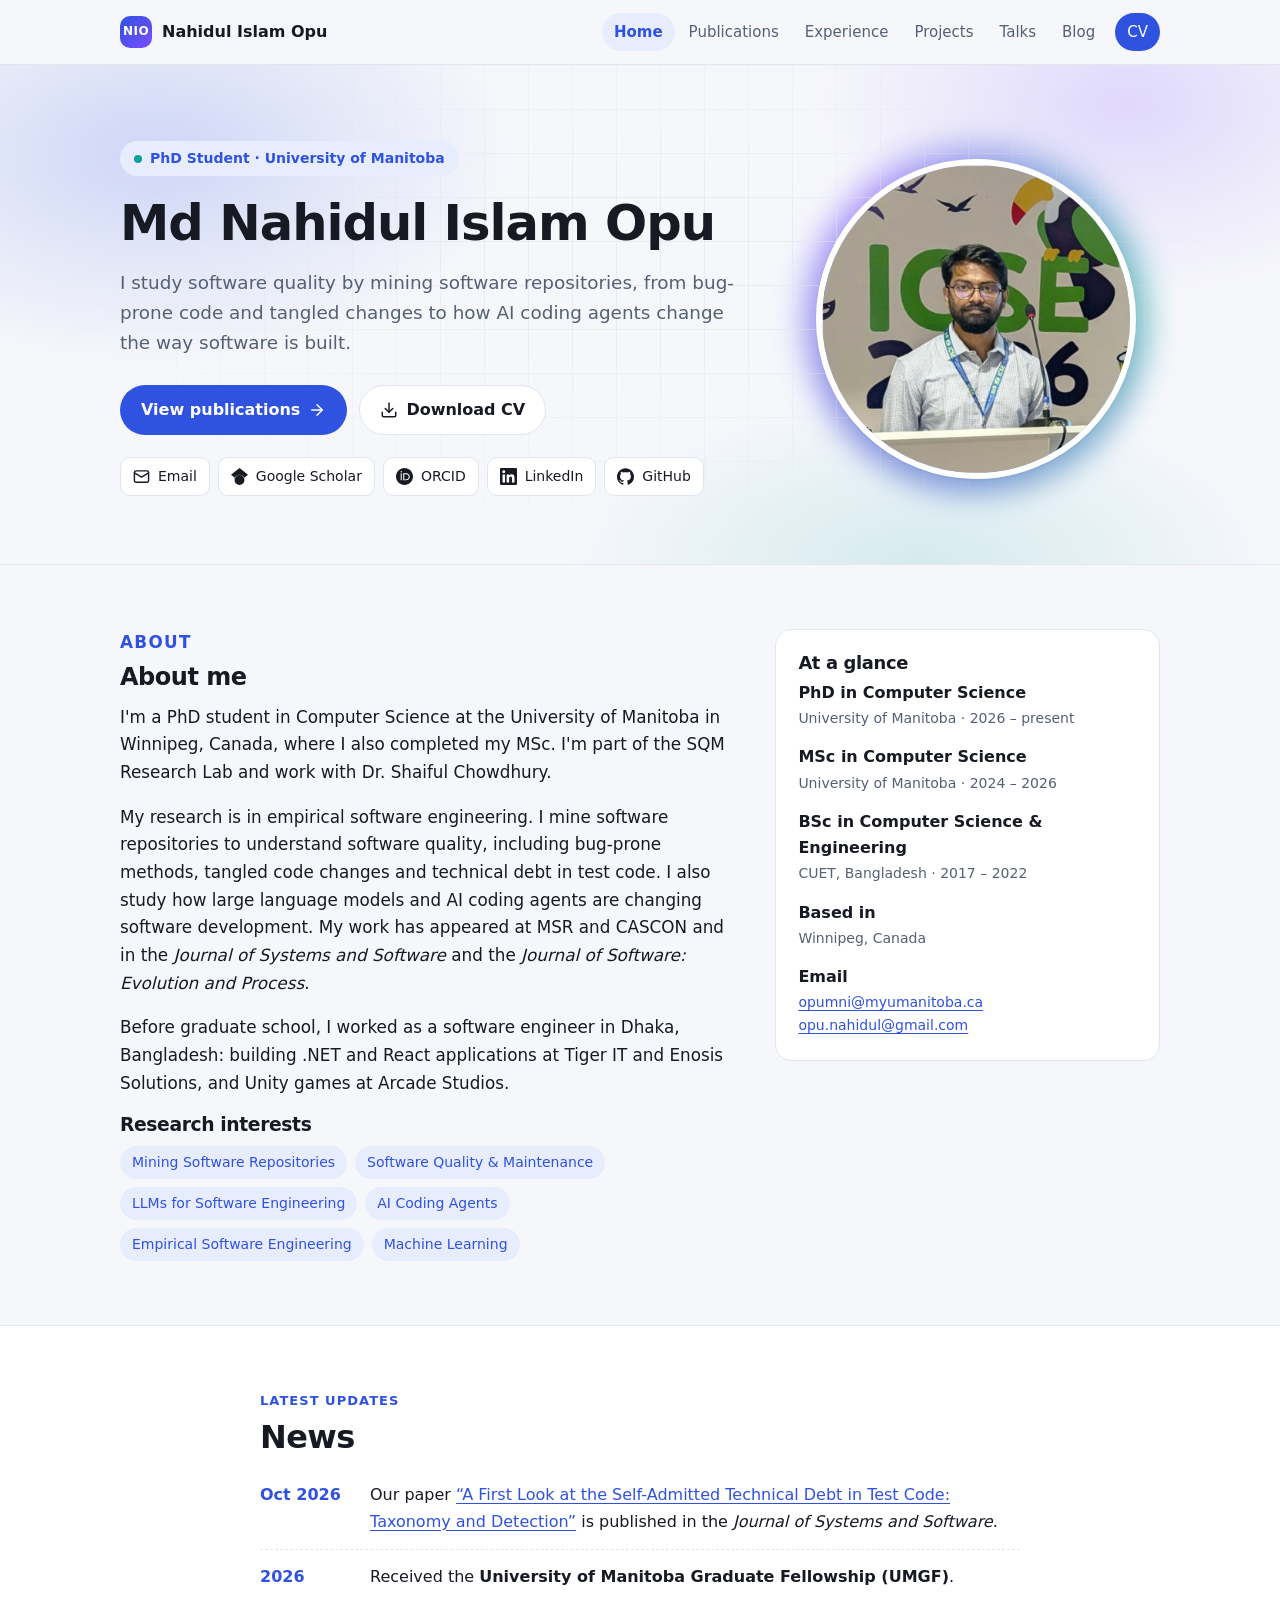
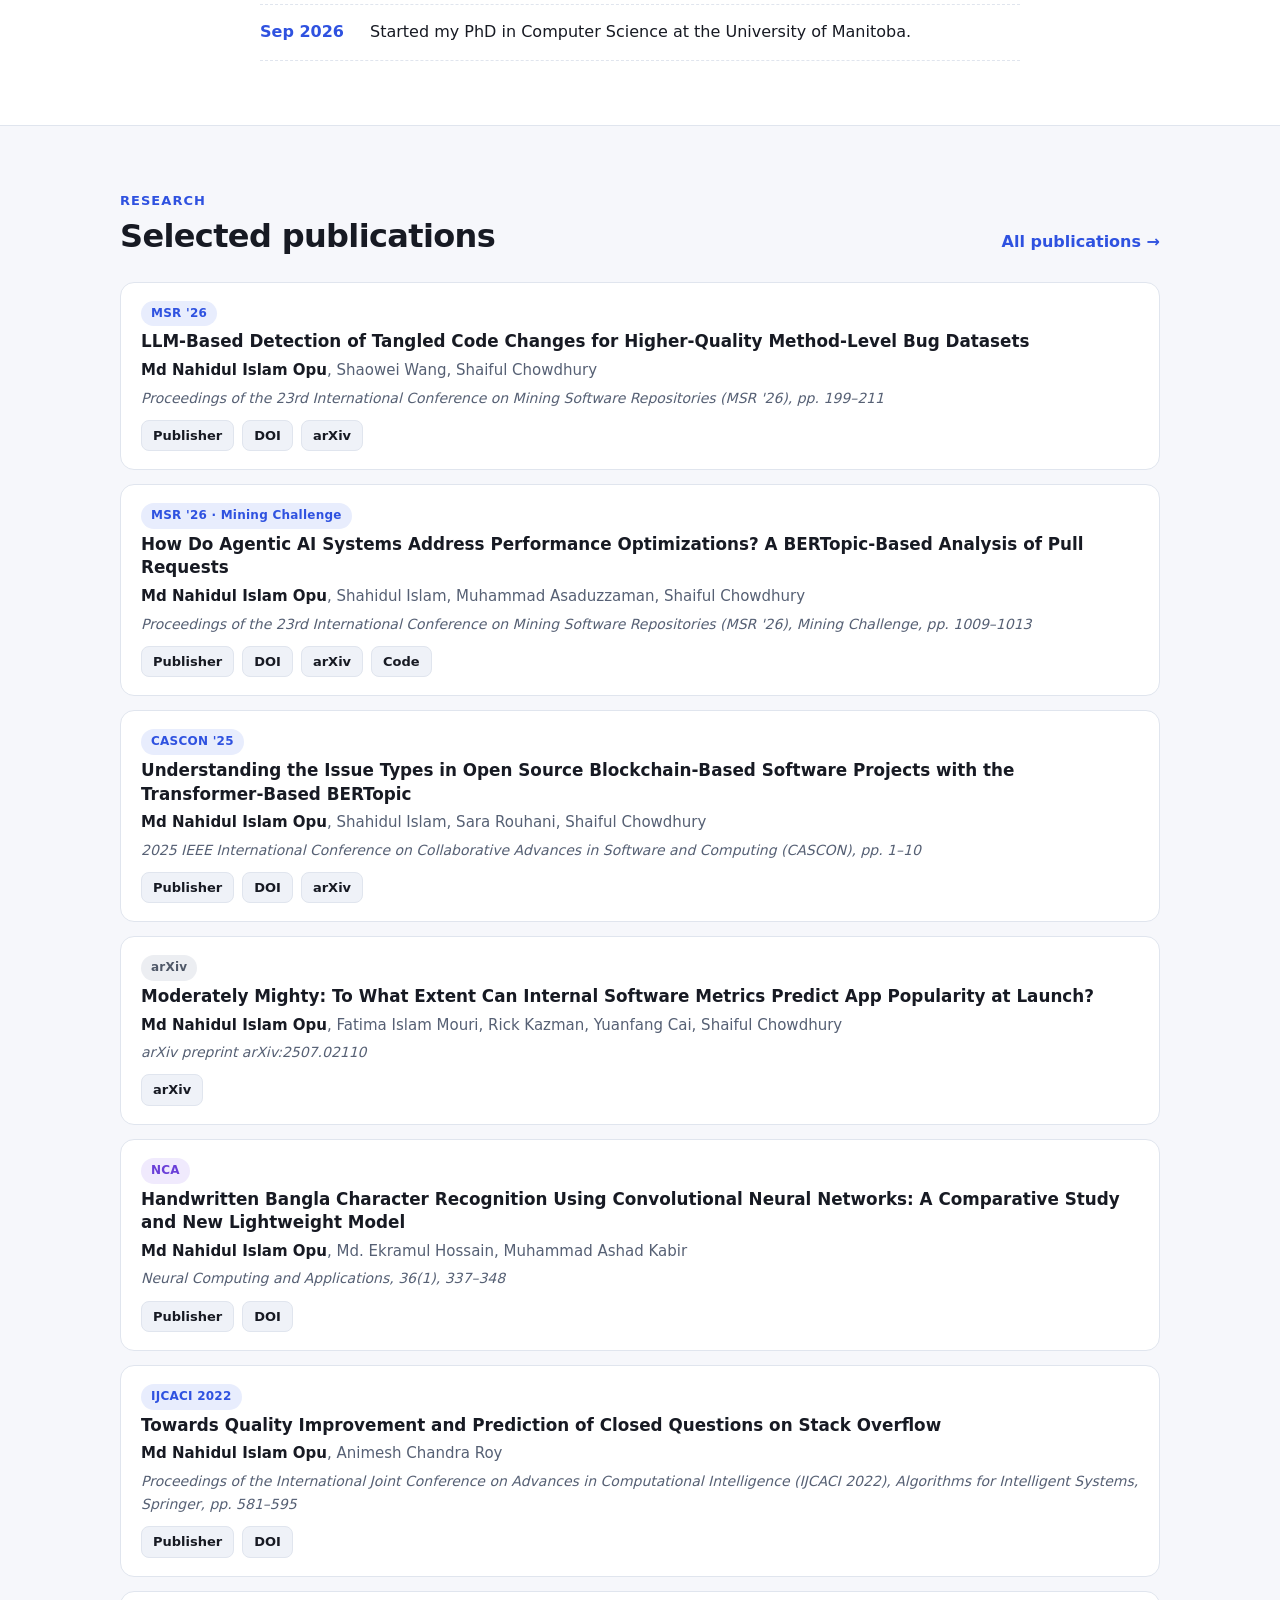
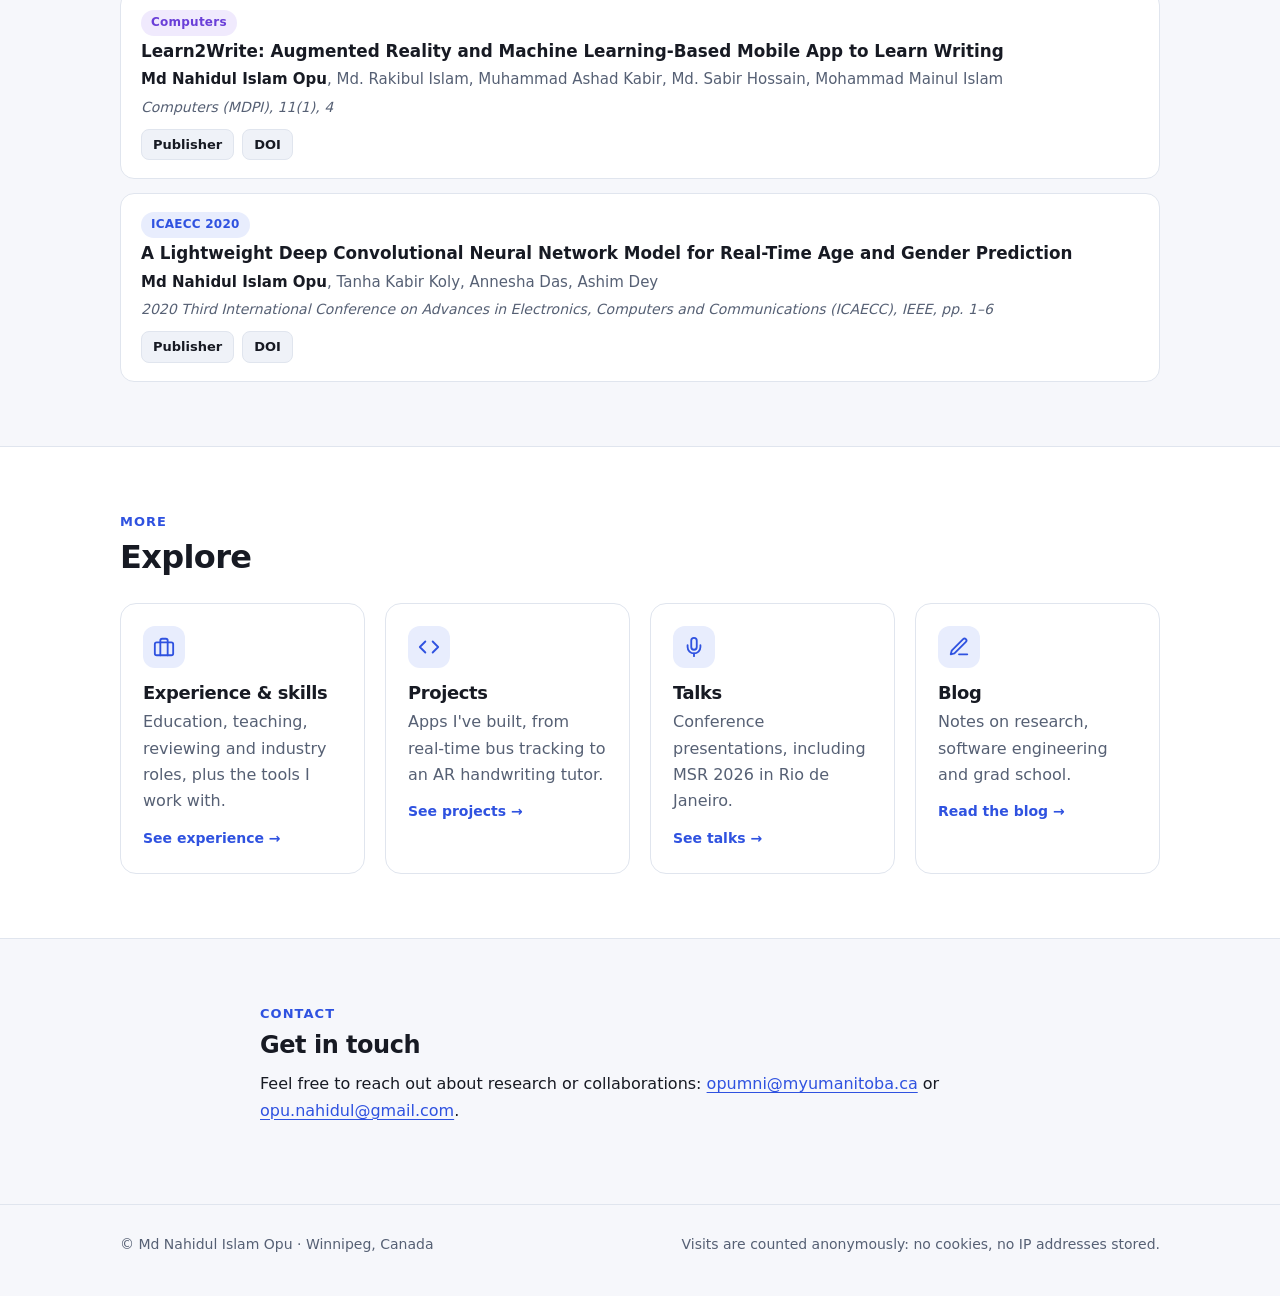
<file: public_html/index.html>
<!doctype html>
<html lang="en">
<head>
  <meta charset="utf-8">
  <meta name="viewport" content="width=device-width, initial-scale=1">
  <title>Md Nahidul Islam Opu · PhD Student, University of Manitoba</title>
  <meta name="description" content="Md Nahidul Islam Opu is a PhD student in Computer Science at the University of Manitoba researching software quality, mining software repositories and LLMs for software engineering.">
  <link rel="canonical" href="https://home.cc.umanitoba.ca/~opumni/">
  <meta property="og:type" content="profile">
  <meta property="og:title" content="Md Nahidul Islam Opu">
  <meta property="og:description" content="PhD student in Computer Science at the University of Manitoba: software quality, mining software repositories, LLMs for software engineering.">
  <meta property="og:url" content="https://home.cc.umanitoba.ca/~opumni/">
  <meta property="og:image" content="https://home.cc.umanitoba.ca/~opumni/assets/profile.jpg">
  <link rel="icon" href="assets/favicon.svg" type="image/svg+xml">
  <link rel="stylesheet" href="assets/style.css">
  <script src="assets/main.js" defer></script>
  <script type="application/ld+json">
  {
    "@context": "https://schema.org",
    "@type": "Person",
    "name": "Md Nahidul Islam Opu",
    "jobTitle": "PhD Student in Computer Science",
    "affiliation": { "@type": "CollegeOrUniversity", "name": "University of Manitoba" },
    "url": "https://home.cc.umanitoba.ca/~opumni/",
    "image": "https://home.cc.umanitoba.ca/~opumni/assets/profile.jpg",
    "email": "mailto:opumni@myumanitoba.ca",
    "sameAs": [
      "https://scholar.google.ca/citations?user=vqcZf_sAAAAJ",
      "https://orcid.org/0009-0000-1220-560X",
      "https://www.linkedin.com/in/nahidul-islam-opu/",
      "https://github.com/nahidul-opu"
    ]
  }
  </script>
</head>
<body>
<a class="skip-link" href="#main">Skip to content</a>

<header class="site-header">
  <nav class="container nav" aria-label="Main">
    <a class="brand" href="./"><span class="brand-mark" aria-hidden="true">NIO</span>Nahidul Islam Opu</a>
    <div class="nav-links">
      <a href="./" aria-current="page">Home</a>
      <a href="publications.html">Publications</a>
      <a href="experience.html">Experience</a>
      <a href="projects.html">Projects</a>
      <a href="talks.html">Talks</a>
      <a href="blog/">Blog</a>
      <a class="nav-cv" href="cv.pdf">CV</a>
    </div>
  </nav>
</header>

<main id="main">
  <section class="hero">
    <div class="container hero-grid">
      <div>
        <span class="eyebrow">PhD Student · University of Manitoba</span>
        <h1>Md Nahidul Islam Opu</h1>
        <p class="lead">I study software quality by mining software repositories, from bug-prone code and tangled changes to how AI coding agents change the way software is built.</p>
        <div class="btns">
          <a class="btn btn-primary" href="publications.html">View publications
            <svg viewBox="0 0 24 24" fill="none" stroke="currentColor" stroke-width="2" stroke-linecap="round" stroke-linejoin="round" aria-hidden="true"><path d="M5 12h14"/><path d="m12 5 7 7-7 7"/></svg></a>
          <a class="btn btn-ghost" href="cv.pdf">
            <svg viewBox="0 0 24 24" fill="none" stroke="currentColor" stroke-width="2" stroke-linecap="round" stroke-linejoin="round" aria-hidden="true"><path d="M21 15v4a2 2 0 0 1-2 2H5a2 2 0 0 1-2-2v-4"/><path d="m7 10 5 5 5-5"/><path d="M12 15V3"/></svg>
            Download CV</a>
        </div>
        <ul class="socials" aria-label="Profiles and contact">
          <li><a href="mailto:opumni@myumanitoba.ca">
            <svg viewBox="0 0 24 24" fill="none" stroke="currentColor" stroke-width="2" stroke-linecap="round" stroke-linejoin="round" aria-hidden="true"><rect x="2" y="4" width="20" height="16" rx="2"/><path d="m22 7-10 6L2 7"/></svg>Email</a></li>
          <li><a href="https://scholar.google.ca/citations?user=vqcZf_sAAAAJ&amp;hl=en">
            <svg viewBox="0 0 24 24" fill="currentColor" aria-hidden="true"><path d="M5.242 13.769L0 9.5 12 0l12 9.5-5.242 4.269C17.548 11.249 14.978 9.5 12 9.5c-2.977 0-5.548 1.748-6.758 4.269zM12 10a7 7 0 1 0 0 14 7 7 0 0 0 0-14z"/></svg>Google Scholar</a></li>
          <li><a href="https://orcid.org/0009-0000-1220-560X">
            <svg viewBox="0 0 24 24" fill="currentColor" aria-hidden="true"><path d="M12 0C5.372 0 0 5.372 0 12s5.372 12 12 12 12-5.372 12-12S18.628 0 12 0zM7.369 4.378c.525 0 .947.431.947.947s-.422.947-.947.947a.95.95 0 0 1-.947-.947c0-.525.422-.947.947-.947zm-.722 3.038h1.444v10.041H6.647V7.416zm3.562 0h3.9c3.712 0 5.344 2.653 5.344 5.025 0 2.578-2.016 5.025-5.325 5.025h-3.919V7.416zm1.444 1.303v7.444h2.297c3.272 0 4.022-2.484 4.022-3.722 0-2.016-1.284-3.722-4.097-3.722h-2.222z"/></svg>ORCID</a></li>
          <li><a href="https://www.linkedin.com/in/nahidul-islam-opu/">
            <svg viewBox="0 0 24 24" fill="currentColor" aria-hidden="true"><path d="M20.447 20.452h-3.554v-5.569c0-1.328-.027-3.037-1.852-3.037-1.853 0-2.136 1.445-2.136 2.939v5.667H9.351V9h3.414v1.561h.046c.477-.9 1.637-1.85 3.37-1.85 3.601 0 4.267 2.37 4.267 5.455v6.286zM5.337 7.433c-1.144 0-2.063-.926-2.063-2.065 0-1.138.92-2.063 2.063-2.063 1.14 0 2.064.925 2.064 2.063 0 1.139-.925 2.065-2.064 2.065zm1.782 13.019H3.555V9h3.564v11.452zM22.225 0H1.771C.792 0 0 .774 0 1.729v20.542C0 23.227.792 24 1.771 24h20.451C23.2 24 24 23.227 24 22.271V1.729C24 .774 23.2 0 22.222 0h.003z"/></svg>LinkedIn</a></li>
          <li><a href="https://github.com/nahidul-opu">
            <svg viewBox="0 0 24 24" fill="currentColor" aria-hidden="true"><path d="M12 .297c-6.63 0-12 5.373-12 12 0 5.303 3.438 9.8 8.205 11.385.6.113.82-.258.82-.577 0-.285-.01-1.04-.015-2.04-3.338.724-4.042-1.61-4.042-1.61C4.422 18.07 3.633 17.7 3.633 17.7c-1.087-.744.084-.729.084-.729 1.205.084 1.838 1.236 1.838 1.236 1.07 1.835 2.809 1.305 3.495.998.108-.776.417-1.305.76-1.605-2.665-.3-5.466-1.332-5.466-5.93 0-1.31.465-2.38 1.235-3.22-.135-.303-.54-1.523.105-3.176 0 0 1.005-.322 3.3 1.23.96-.267 1.98-.399 3-.405 1.02.006 2.04.138 3 .405 2.28-1.552 3.285-1.23 3.285-1.23.645 1.653.24 2.873.12 3.176.765.84 1.23 1.91 1.23 3.22 0 4.61-2.805 5.625-5.475 5.92.42.36.81 1.096.81 2.22 0 1.606-.015 2.896-.015 3.286 0 .315.21.69.825.57C20.565 22.092 24 17.592 24 12.297c0-6.627-5.373-12-12-12"/></svg>GitHub</a></li>
        </ul>
      </div>
      <div class="portrait">
        <img src="assets/profile.jpg" width="400" height="400" alt="Md Nahidul Islam Opu presenting at ICSE 2026">
      </div>
    </div>
  </section>

  <section class="section" id="about">
    <div class="container about-grid">
      <div class="bio">
        <p class="kicker">About</p>
        <h2>About me</h2>
        <p>I'm a PhD student in Computer Science at the University of Manitoba in Winnipeg, Canada, where I also completed my MSc. I'm part of the SQM Research Lab and work with Dr. Shaiful Chowdhury.</p>
        <p>My research is in empirical software engineering. I mine software repositories to understand software quality, including bug-prone methods, tangled code changes and technical debt in test code. I also study how large language models and AI coding agents are changing software development. My work has appeared at MSR and CASCON and in the <em>Journal of Systems and Software</em> and the <em>Journal of Software: Evolution and Process</em>.</p>
        <p>Before graduate school, I worked as a software engineer in Dhaka, Bangladesh: building .NET and React applications at Tiger IT and Enosis Solutions, and Unity games at Arcade Studios.</p>
        <h3>Research interests</h3>
        <ul class="chips">
          <li class="chip">Mining Software Repositories</li>
          <li class="chip">Software Quality &amp; Maintenance</li>
          <li class="chip">LLMs for Software Engineering</li>
          <li class="chip">AI Coding Agents</li>
          <li class="chip">Empirical Software Engineering</li>
          <li class="chip">Machine Learning</li>
        </ul>
      </div>
      <aside class="card" aria-label="At a glance">
        <h3>At a glance</h3>
        <ul class="facts">
          <li><strong>PhD in Computer Science</strong><span>University of Manitoba · 2026 – present</span></li>
          <li><strong>MSc in Computer Science</strong><span>University of Manitoba · 2024 – 2026</span></li>
          <li><strong>BSc in Computer Science &amp; Engineering</strong><span>CUET, Bangladesh · 2017 – 2022</span></li>
          <li><strong>Based in</strong><span>Winnipeg, Canada</span></li>
          <li><strong>Email</strong><span><a href="mailto:opumni@myumanitoba.ca">opumni@myumanitoba.ca</a><br><a href="mailto:opu.nahidul@gmail.com">opu.nahidul@gmail.com</a></span></li>
        </ul>
      </aside>
    </div>
  </section>

  <section class="section section-alt" id="news">
    <div class="container narrow">
      <div class="section-head">
        <div><p class="kicker">Latest updates</p><h2>News</h2></div>
      </div>
      <!-- NEWS: add new items at the TOP of this list. Copy one <li> line and edit it. -->
      <ul class="news">
        <li><time datetime="2026-10">Oct 2026</time><span>Our paper <a href="https://www.sciencedirect.com/science/article/pii/S0164121226003535">“A First Look at the Self-Admitted Technical Debt in Test Code: Taxonomy and Detection”</a> is published in the <em>Journal of Systems and Software</em>.</span></li>
        <!-- TODO: add the month you received the UMGF, e.g. <time datetime="2026-09">Sep 2026</time> -->
        <li><time datetime="2026">2026</time><span>Received the <strong>University of Manitoba Graduate Fellowship (UMGF)</strong>.</span></li>
        <li><time datetime="2026-09">Sep 2026</time><span>Started my PhD in Computer Science at the University of Manitoba.</span></li>
      </ul>
      <!-- OLDER UPDATES: when the list above gets long, move old <li> lines into this block
           and delete the two comment markers around it.
      <details class="news-older">
        <summary>Older updates</summary>
        <ul class="news">
        </ul>
      </details>
      -->
    </div>
  </section>

  <section class="section" id="selected">
    <div class="container">
      <div class="section-head">
        <div><p class="kicker">Research</p><h2>Selected publications</h2></div>
        <a class="more" href="publications.html">All publications →</a>
      </div>
      <!-- SELECTED PAPERS: first-author papers, newest first. To add one, copy its block
           from publications.html and leave out the <details> BibTeX part. -->
      <ul class="pubs">
        <li class="pub">
          <span class="venue">MSR '26</span>
          <span class="title">LLM-Based Detection of Tangled Code Changes for Higher-Quality Method-Level Bug Datasets</span>
          <span class="authors"><b>Md Nahidul Islam Opu</b>, Shaowei Wang, Shaiful Chowdhury</span>
          <span class="where">Proceedings of the 23rd International Conference on Mining Software Repositories (MSR '26), pp. 199–211</span>
          <div class="links">
            <a href="https://dl.acm.org/doi/10.1145/3793302.3793351">Publisher</a>
            <a href="https://doi.org/10.1145/3793302.3793351">DOI</a>
            <a href="https://arxiv.org/abs/2505.08263">arXiv</a>
          </div>
        </li>
        <li class="pub">
          <span class="venue">MSR '26 · Mining Challenge</span>
          <span class="title">How Do Agentic AI Systems Address Performance Optimizations? A BERTopic-Based Analysis of Pull Requests</span>
          <span class="authors"><b>Md Nahidul Islam Opu</b>, Shahidul Islam, Muhammad Asaduzzaman, Shaiful Chowdhury</span>
          <span class="where">Proceedings of the 23rd International Conference on Mining Software Repositories (MSR '26), Mining Challenge, pp. 1009–1013</span>
          <div class="links">
            <a href="https://dl.acm.org/doi/10.1145/3793302.3793619">Publisher</a>
            <a href="https://doi.org/10.1145/3793302.3793619">DOI</a>
            <a href="https://arxiv.org/abs/2512.24630">arXiv</a>
            <a href="https://github.com/nahidul-opu/Analysis-of-Performance-Prs">Code</a>
          </div>
        </li>
        <li class="pub">
          <span class="venue">CASCON '25</span>
          <span class="title">Understanding the Issue Types in Open Source Blockchain-Based Software Projects with the Transformer-Based BERTopic</span>
          <span class="authors"><b>Md Nahidul Islam Opu</b>, Shahidul Islam, Sara Rouhani, Shaiful Chowdhury</span>
          <span class="where">2025 IEEE International Conference on Collaborative Advances in Software and Computing (CASCON), pp. 1–10</span>
          <div class="links">
            <a href="https://ieeexplore.ieee.org/document/11344078">Publisher</a>
            <a href="https://doi.org/10.1109/CASCON66301.2025.00075">DOI</a>
            <a href="https://arxiv.org/abs/2506.11451">arXiv</a>
          </div>
        </li>
        <li class="pub">
          <span class="venue preprint">arXiv</span>
          <span class="title">Moderately Mighty: To What Extent Can Internal Software Metrics Predict App Popularity at Launch?</span>
          <span class="authors"><b>Md Nahidul Islam Opu</b>, Fatima Islam Mouri, Rick Kazman, Yuanfang Cai, Shaiful Chowdhury</span>
          <span class="where">arXiv preprint arXiv:2507.02110</span>
          <div class="links">
            <a href="https://arxiv.org/abs/2507.02110">arXiv</a>
          </div>
        </li>
        <li class="pub">
          <span class="venue journal">NCA</span>
          <span class="title">Handwritten Bangla Character Recognition Using Convolutional Neural Networks: A Comparative Study and New Lightweight Model</span>
          <span class="authors"><b>Md Nahidul Islam Opu</b>, Md. Ekramul Hossain, Muhammad Ashad Kabir</span>
          <span class="where">Neural Computing and Applications, 36(1), 337–348</span>
          <div class="links">
            <a href="https://link.springer.com/article/10.1007/s00521-023-09008-8">Publisher</a>
            <a href="https://doi.org/10.1007/s00521-023-09008-8">DOI</a>
          </div>
        </li>
        <li class="pub">
          <span class="venue">IJCACI 2022</span>
          <span class="title">Towards Quality Improvement and Prediction of Closed Questions on Stack Overflow</span>
          <span class="authors"><b>Md Nahidul Islam Opu</b>, Animesh Chandra Roy</span>
          <span class="where">Proceedings of the International Joint Conference on Advances in Computational Intelligence (IJCACI 2022), Algorithms for Intelligent Systems, Springer, pp. 581–595</span>
          <div class="links">
            <a href="https://link.springer.com/chapter/10.1007/978-981-99-1435-7_48">Publisher</a>
            <a href="https://doi.org/10.1007/978-981-99-1435-7_48">DOI</a>
          </div>
        </li>
        <li class="pub">
          <span class="venue journal">Computers</span>
          <span class="title">Learn2Write: Augmented Reality and Machine Learning-Based Mobile App to Learn Writing</span>
          <span class="authors"><b>Md Nahidul Islam Opu</b>, Md. Rakibul Islam, Muhammad Ashad Kabir, Md. Sabir Hossain, Mohammad Mainul Islam</span>
          <span class="where">Computers (MDPI), 11(1), 4</span>
          <div class="links">
            <a href="https://www.mdpi.com/2073-431X/11/1/4">Publisher</a>
            <a href="https://doi.org/10.3390/computers11010004">DOI</a>
          </div>
        </li>
        <li class="pub">
          <span class="venue">ICAECC 2020</span>
          <span class="title">A Lightweight Deep Convolutional Neural Network Model for Real-Time Age and Gender Prediction</span>
          <span class="authors"><b>Md Nahidul Islam Opu</b>, Tanha Kabir Koly, Annesha Das, Ashim Dey</span>
          <span class="where">2020 Third International Conference on Advances in Electronics, Computers and Communications (ICAECC), IEEE, pp. 1–6</span>
          <div class="links">
            <a href="https://ieeexplore.ieee.org/document/9339503">Publisher</a>
            <a href="https://doi.org/10.1109/ICAECC50550.2020.9339503">DOI</a>
          </div>
        </li>
      </ul>
    </div>
  </section>

  <section class="section section-alt" id="explore">
    <div class="container">
      <div class="section-head">
        <div><p class="kicker">More</p><h2>Explore</h2></div>
      </div>
      <div class="grid">
        <a class="card" href="experience.html">
          <span class="card-icon"><svg viewBox="0 0 24 24" fill="none" stroke="currentColor" stroke-width="2" stroke-linecap="round" stroke-linejoin="round" aria-hidden="true"><rect x="2" y="7" width="20" height="14" rx="2"/><path d="M16 21V5a2 2 0 0 0-2-2h-4a2 2 0 0 0-2 2v16"/></svg></span>
          <h3>Experience &amp; skills</h3>
          <p>Education, teaching, reviewing and industry roles, plus the tools I work with.</p>
          <span class="arrow">See experience →</span>
        </a>
        <a class="card" href="projects.html">
          <span class="card-icon"><svg viewBox="0 0 24 24" fill="none" stroke="currentColor" stroke-width="2" stroke-linecap="round" stroke-linejoin="round" aria-hidden="true"><path d="m16 18 6-6-6-6"/><path d="m8 6-6 6 6 6"/></svg></span>
          <h3>Projects</h3>
          <p>Apps I've built, from real-time bus tracking to an AR handwriting tutor.</p>
          <span class="arrow">See projects →</span>
        </a>
        <a class="card" href="talks.html">
          <span class="card-icon"><svg viewBox="0 0 24 24" fill="none" stroke="currentColor" stroke-width="2" stroke-linecap="round" stroke-linejoin="round" aria-hidden="true"><path d="M12 2a3 3 0 0 0-3 3v7a3 3 0 0 0 6 0V5a3 3 0 0 0-3-3Z"/><path d="M19 10v2a7 7 0 0 1-14 0v-2"/><path d="M12 19v3"/></svg></span>
          <h3>Talks</h3>
          <p>Conference presentations, including MSR 2026 in Rio de Janeiro.</p>
          <span class="arrow">See talks →</span>
        </a>
        <a class="card" href="blog/">
          <span class="card-icon"><svg viewBox="0 0 24 24" fill="none" stroke="currentColor" stroke-width="2" stroke-linecap="round" stroke-linejoin="round" aria-hidden="true"><path d="M12 20h9"/><path d="M16.5 3.5a2.12 2.12 0 0 1 3 3L7 19l-4 1 1-4Z"/></svg></span>
          <h3>Blog</h3>
          <p>Notes on research, software engineering and grad school.</p>
          <span class="arrow">Read the blog →</span>
        </a>
      </div>
    </div>
  </section>

  <section class="section" id="contact">
    <div class="container narrow">
      <p class="kicker">Contact</p>
      <h2>Get in touch</h2>
      <p>Feel free to reach out about research or collaborations: <a href="mailto:opumni@myumanitoba.ca">opumni@myumanitoba.ca</a> or <a href="mailto:opu.nahidul@gmail.com">opu.nahidul@gmail.com</a>.</p>
    </div>
  </section>
</main>

<footer class="site-footer">
  <div class="container">
    <p>© Md Nahidul Islam Opu · Winnipeg, Canada</p>
    <p>Visits are counted anonymously: no cookies, no IP addresses stored.</p>
  </div>
</footer>
</body>
</html>
</file>
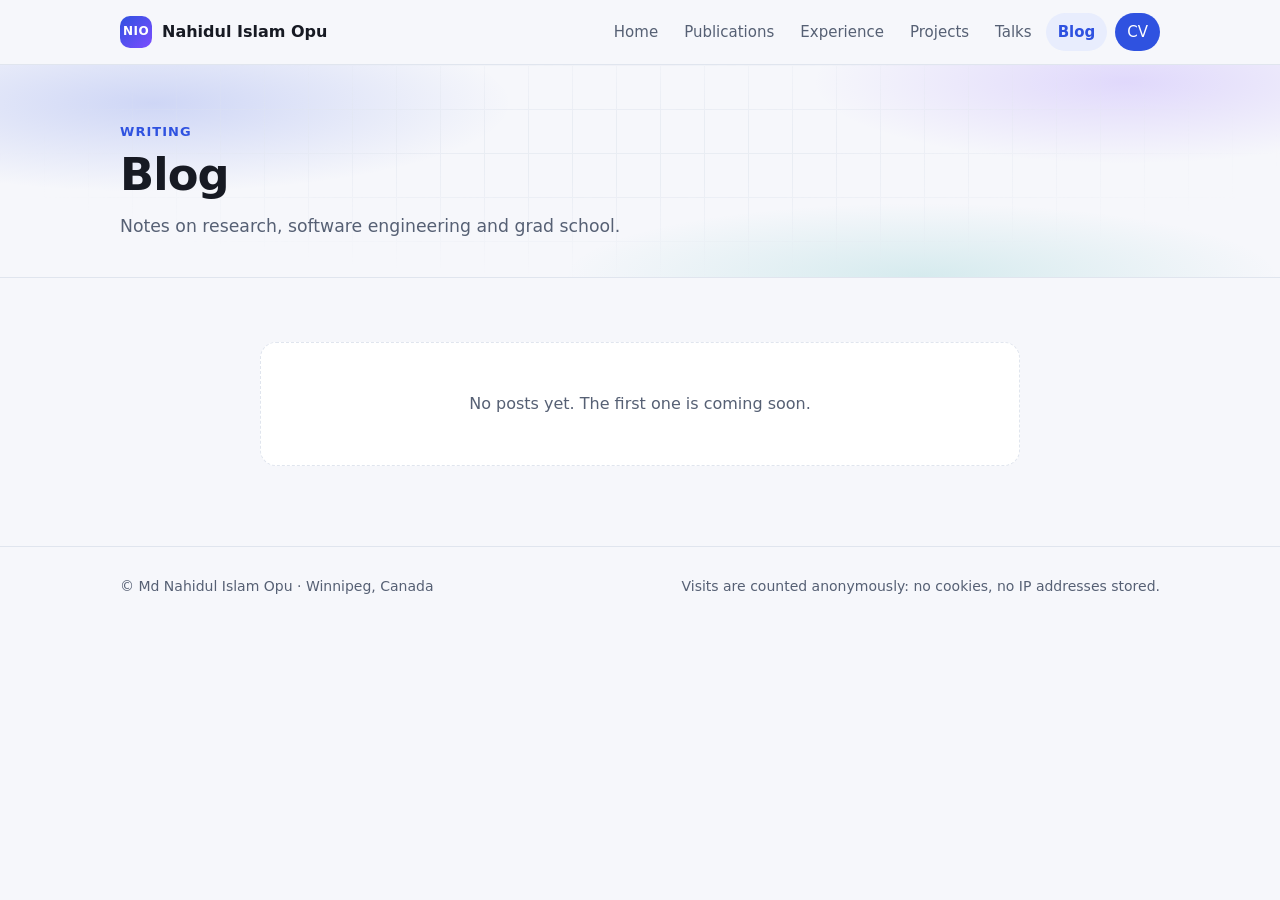
<file: public_html/blog/index.html>
<!doctype html>
<html lang="en">
<head>
  <meta charset="utf-8">
  <meta name="viewport" content="width=device-width, initial-scale=1">
  <title>Blog · Md Nahidul Islam Opu</title>
  <meta name="description" content="Notes on research, software engineering and grad school by Md Nahidul Islam Opu.">
  <link rel="canonical" href="https://home.cc.umanitoba.ca/~opumni/blog/">
  <meta property="og:title" content="Blog · Md Nahidul Islam Opu">
  <meta property="og:url" content="https://home.cc.umanitoba.ca/~opumni/blog/">
  <meta property="og:image" content="https://home.cc.umanitoba.ca/~opumni/assets/profile.jpg">
  <link rel="icon" href="../assets/favicon.svg" type="image/svg+xml">
  <link rel="stylesheet" href="../assets/style.css">
  <script src="../assets/main.js" defer></script>
</head>
<body>
<a class="skip-link" href="#main">Skip to content</a>

<header class="site-header">
  <nav class="container nav" aria-label="Main">
    <a class="brand" href="../"><span class="brand-mark" aria-hidden="true">NIO</span>Nahidul Islam Opu</a>
    <div class="nav-links">
      <a href="../">Home</a>
      <a href="../publications.html">Publications</a>
      <a href="../experience.html">Experience</a>
      <a href="../projects.html">Projects</a>
      <a href="../talks.html">Talks</a>
      <a href="./" aria-current="page">Blog</a>
      <a class="nav-cv" href="../cv.pdf">CV</a>
    </div>
  </nav>
</header>

<main id="main">
  <section class="page-head">
    <div class="container">
      <p class="kicker">Writing</p>
      <h1>Blog</h1>
      <p>Notes on research, software engineering and grad school.</p>
    </div>
  </section>

  <section class="section">
    <div class="container narrow">
      <!-- HOW TO ADD A POST:
           1. Copy _template.html to a new file, e.g. 2026-11-02-my-first-post.html, and write the post.
           2. Add a line like this at the TOP of the list below:
              <li><a class="card" href="2026-11-02-my-first-post.html"><h3>Post title</h3><p class="post-meta"><time datetime="2026-11-02">2 Nov 2026</time></p><p>One-sentence summary.</p></a></li>
           3. Delete the "No posts yet" box once the first post is up. -->
      <ul class="post-list">
      </ul>
      <p class="empty">No posts yet. The first one is coming soon.</p>
    </div>
  </section>
</main>

<footer class="site-footer">
  <div class="container">
    <p>© Md Nahidul Islam Opu · Winnipeg, Canada</p>
    <p>Visits are counted anonymously: no cookies, no IP addresses stored.</p>
  </div>
</footer>
</body>
</html>
</file>
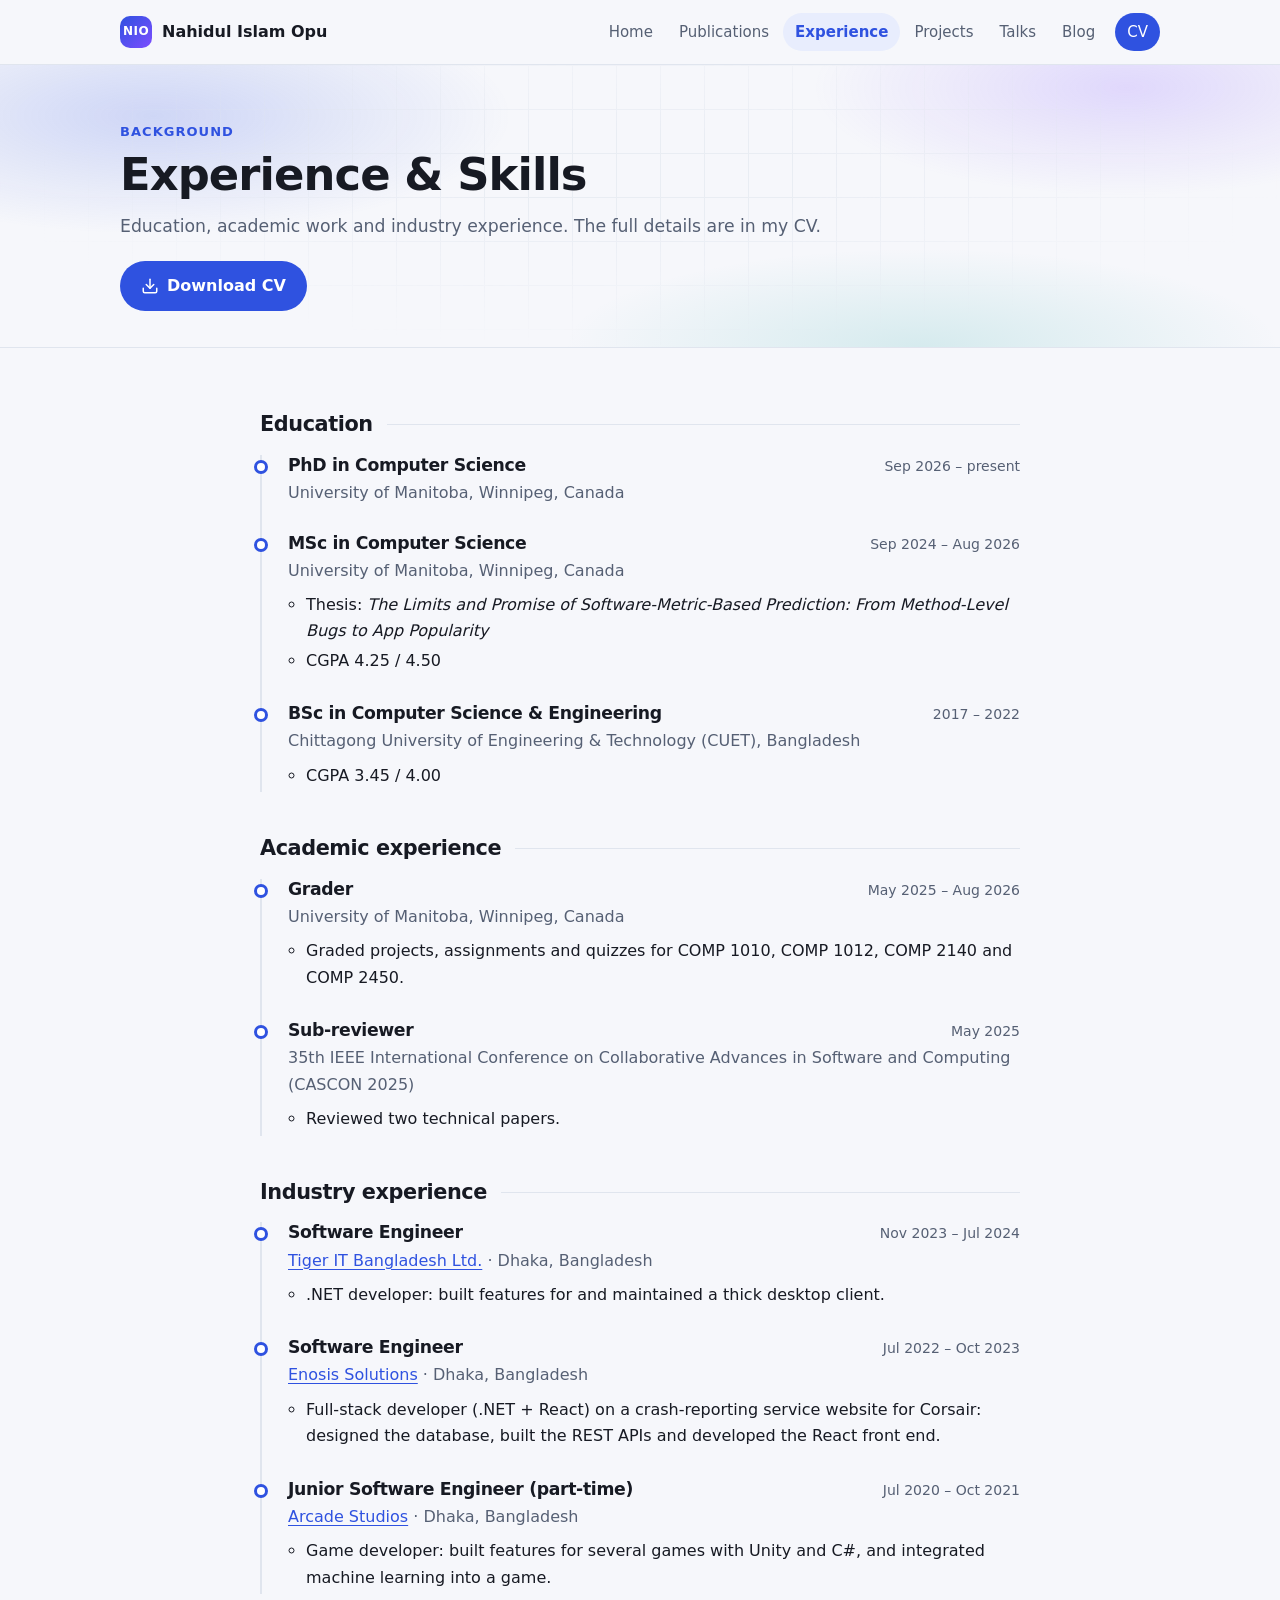
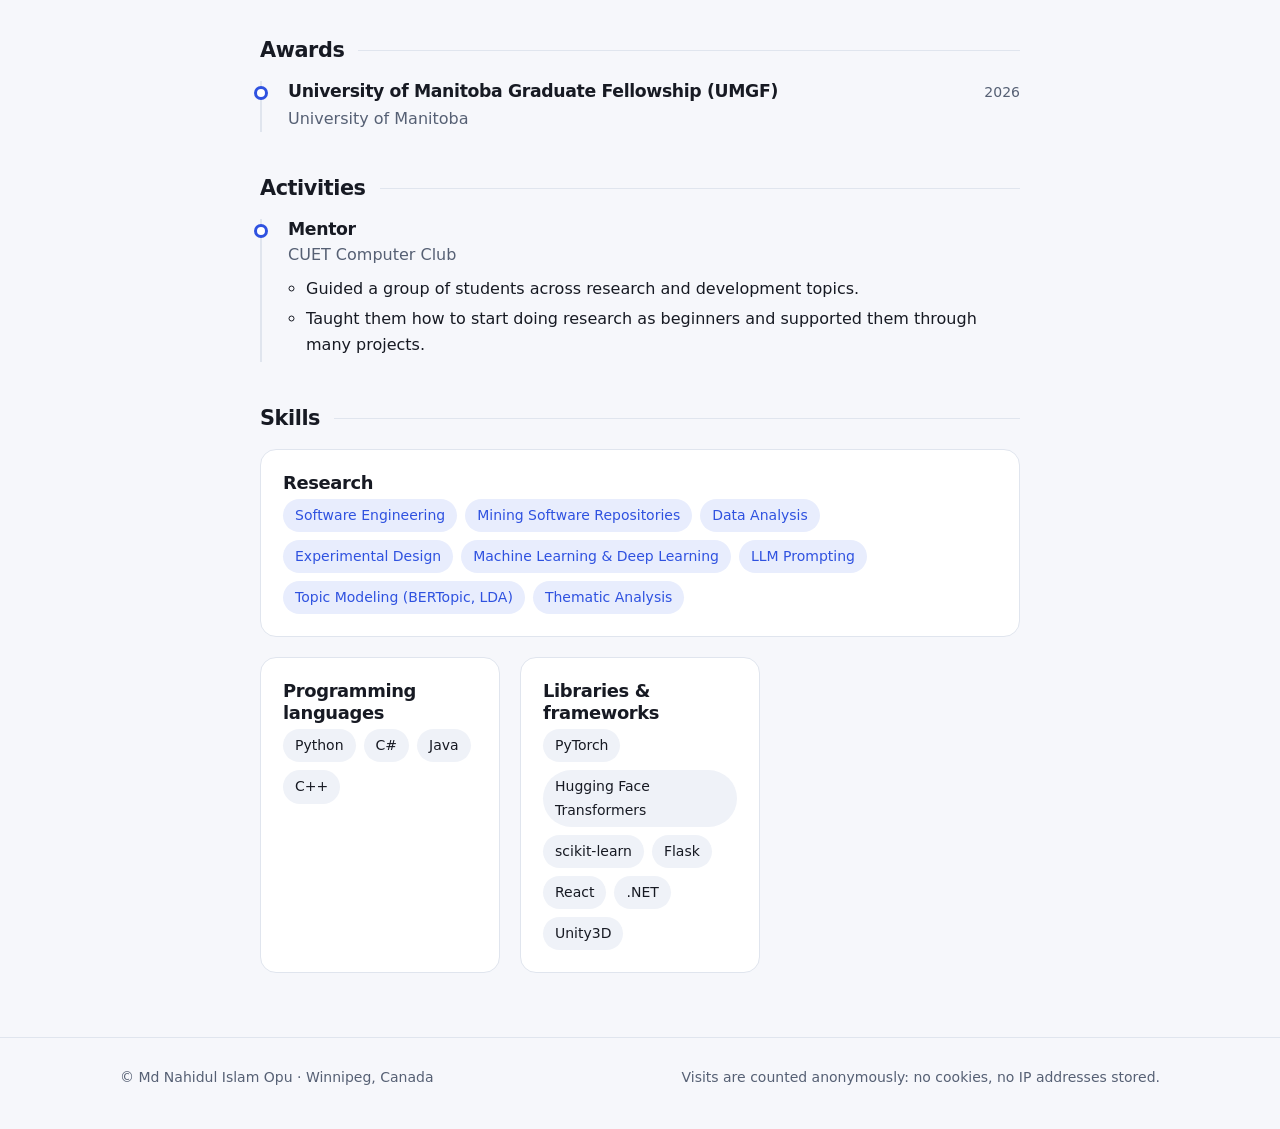
<file: public_html/experience.html>
<!doctype html>
<html lang="en">
<head>
  <meta charset="utf-8">
  <meta name="viewport" content="width=device-width, initial-scale=1">
  <title>Experience &amp; Skills · Md Nahidul Islam Opu</title>
  <meta name="description" content="Education, academic and industry experience, awards and skills of Md Nahidul Islam Opu.">
  <link rel="canonical" href="https://home.cc.umanitoba.ca/~opumni/experience.html">
  <meta property="og:title" content="Experience &amp; Skills · Md Nahidul Islam Opu">
  <meta property="og:url" content="https://home.cc.umanitoba.ca/~opumni/experience.html">
  <meta property="og:image" content="https://home.cc.umanitoba.ca/~opumni/assets/profile.jpg">
  <link rel="icon" href="assets/favicon.svg" type="image/svg+xml">
  <link rel="stylesheet" href="assets/style.css">
  <script src="assets/main.js" defer></script>
</head>
<body>
<a class="skip-link" href="#main">Skip to content</a>

<header class="site-header">
  <nav class="container nav" aria-label="Main">
    <a class="brand" href="./"><span class="brand-mark" aria-hidden="true">NIO</span>Nahidul Islam Opu</a>
    <div class="nav-links">
      <a href="./">Home</a>
      <a href="publications.html">Publications</a>
      <a href="experience.html" aria-current="page">Experience</a>
      <a href="projects.html">Projects</a>
      <a href="talks.html">Talks</a>
      <a href="blog/">Blog</a>
      <a class="nav-cv" href="cv.pdf">CV</a>
    </div>
  </nav>
</header>

<main id="main">
  <section class="page-head">
    <div class="container">
      <p class="kicker">Background</p>
      <h1>Experience &amp; Skills</h1>
      <p>Education, academic work and industry experience. The full details are in my CV.</p>
      <div class="btns">
        <a class="btn btn-primary" href="cv.pdf">
          <svg viewBox="0 0 24 24" fill="none" stroke="currentColor" stroke-width="2" stroke-linecap="round" stroke-linejoin="round" aria-hidden="true"><path d="M21 15v4a2 2 0 0 1-2 2H5a2 2 0 0 1-2-2v-4"/><path d="m7 10 5 5 5-5"/><path d="M12 15V3"/></svg>
          Download CV</a>
      </div>
    </div>
  </section>

  <section class="section">
    <div class="container narrow">
      <!-- HOW TO ADD AN ENTRY: copy one <li> ... </li> block inside a timeline, paste it at the top, edit it. -->

      <h2 class="subhead">Education</h2>
      <ul class="timeline">
        <li>
          <div class="tl-head"><h3>PhD in Computer Science</h3><span class="tl-when">Sep 2026 – present</span></div>
          <p class="tl-org">University of Manitoba, Winnipeg, Canada</p>
        </li>
        <li>
          <div class="tl-head"><h3>MSc in Computer Science</h3><span class="tl-when">Sep 2024 – Aug 2026</span></div>
          <p class="tl-org">University of Manitoba, Winnipeg, Canada</p>
          <ul>
            <li>Thesis: <em>The Limits and Promise of Software-Metric-Based Prediction: From Method-Level Bugs to App Popularity</em></li>
            <li>CGPA 4.25 / 4.50</li>
          </ul>
        </li>
        <li>
          <div class="tl-head"><h3>BSc in Computer Science &amp; Engineering</h3><span class="tl-when">2017 – 2022</span></div>
          <p class="tl-org">Chittagong University of Engineering &amp; Technology (CUET), Bangladesh</p>
          <ul>
            <li>CGPA 3.45 / 4.00</li>
          </ul>
        </li>
      </ul>

      <h2 class="subhead">Academic experience</h2>
      <ul class="timeline">
        <li>
          <div class="tl-head"><h3>Grader</h3><span class="tl-when">May 2025 – Aug 2026</span></div>
          <p class="tl-org">University of Manitoba, Winnipeg, Canada</p>
          <ul>
            <li>Graded projects, assignments and quizzes for COMP 1010, COMP 1012, COMP 2140 and COMP 2450.</li>
          </ul>
        </li>
        <li>
          <div class="tl-head"><h3>Sub-reviewer</h3><span class="tl-when">May 2025</span></div>
          <p class="tl-org">35th IEEE International Conference on Collaborative Advances in Software and Computing (CASCON 2025)</p>
          <ul>
            <li>Reviewed two technical papers.</li>
          </ul>
        </li>
      </ul>

      <h2 class="subhead">Industry experience</h2>
      <ul class="timeline">
        <li>
          <div class="tl-head"><h3>Software Engineer</h3><span class="tl-when">Nov 2023 – Jul 2024</span></div>
          <p class="tl-org"><a href="https://www.tigerit.com/">Tiger IT Bangladesh Ltd.</a> · Dhaka, Bangladesh</p>
          <ul>
            <li>.NET developer: built features for and maintained a thick desktop client.</li>
          </ul>
        </li>
        <li>
          <div class="tl-head"><h3>Software Engineer</h3><span class="tl-when">Jul 2022 – Oct 2023</span></div>
          <p class="tl-org"><a href="https://www.enosisbd.com/">Enosis Solutions</a> · Dhaka, Bangladesh</p>
          <ul>
            <li>Full-stack developer (.NET + React) on a crash-reporting service website for Corsair: designed the database, built the REST APIs and developed the React front end.</li>
          </ul>
        </li>
        <li>
          <div class="tl-head"><h3>Junior Software Engineer (part-time)</h3><span class="tl-when">Jul 2020 – Oct 2021</span></div>
          <p class="tl-org"><a href="http://arcadestudiosbd.com/">Arcade Studios</a> · Dhaka, Bangladesh</p>
          <ul>
            <li>Game developer: built features for several games with Unity and C#, and integrated machine learning into a game.</li>
          </ul>
        </li>
      </ul>

      <h2 class="subhead">Awards</h2>
      <ul class="timeline">
        <!-- TODO: add the month you received the UMGF -->
        <li>
          <div class="tl-head"><h3>University of Manitoba Graduate Fellowship (UMGF)</h3><span class="tl-when">2026</span></div>
          <p class="tl-org">University of Manitoba</p>
        </li>
      </ul>

      <h2 class="subhead">Activities</h2>
      <ul class="timeline">
        <li>
          <div class="tl-head"><h3>Mentor</h3></div>
          <p class="tl-org">CUET Computer Club</p>
          <ul>
            <li>Guided a group of students across research and development topics.</li>
            <li>Taught them how to start doing research as beginners and supported them through many projects.</li>
          </ul>
        </li>
      </ul>

      <h2 class="subhead" id="skills">Skills</h2>
      <div class="grid">
        <div class="card span-all">
          <h3>Research</h3>
          <ul class="chips">
            <li class="chip">Software Engineering</li>
            <li class="chip">Mining Software Repositories</li>
            <li class="chip">Data Analysis</li>
            <li class="chip">Experimental Design</li>
            <li class="chip">Machine Learning &amp; Deep Learning</li>
            <li class="chip">LLM Prompting</li>
            <li class="chip">Topic Modeling (BERTopic, LDA)</li>
            <li class="chip">Thematic Analysis</li>
          </ul>
        </div>
        <div class="card">
          <h3>Programming languages</h3>
          <ul class="chips">
            <li class="chip plain">Python</li>
            <li class="chip plain">C#</li>
            <li class="chip plain">Java</li>
            <li class="chip plain">C++</li>
          </ul>
        </div>
        <div class="card">
          <h3>Libraries &amp; frameworks</h3>
          <ul class="chips">
            <li class="chip plain">PyTorch</li>
            <li class="chip plain">Hugging Face Transformers</li>
            <li class="chip plain">scikit-learn</li>
            <li class="chip plain">Flask</li>
            <li class="chip plain">React</li>
            <li class="chip plain">.NET</li>
            <li class="chip plain">Unity3D</li>
          </ul>
        </div>
      </div>
    </div>
  </section>
</main>

<footer class="site-footer">
  <div class="container">
    <p>© Md Nahidul Islam Opu · Winnipeg, Canada</p>
    <p>Visits are counted anonymously: no cookies, no IP addresses stored.</p>
  </div>
</footer>
</body>
</html>
</file>
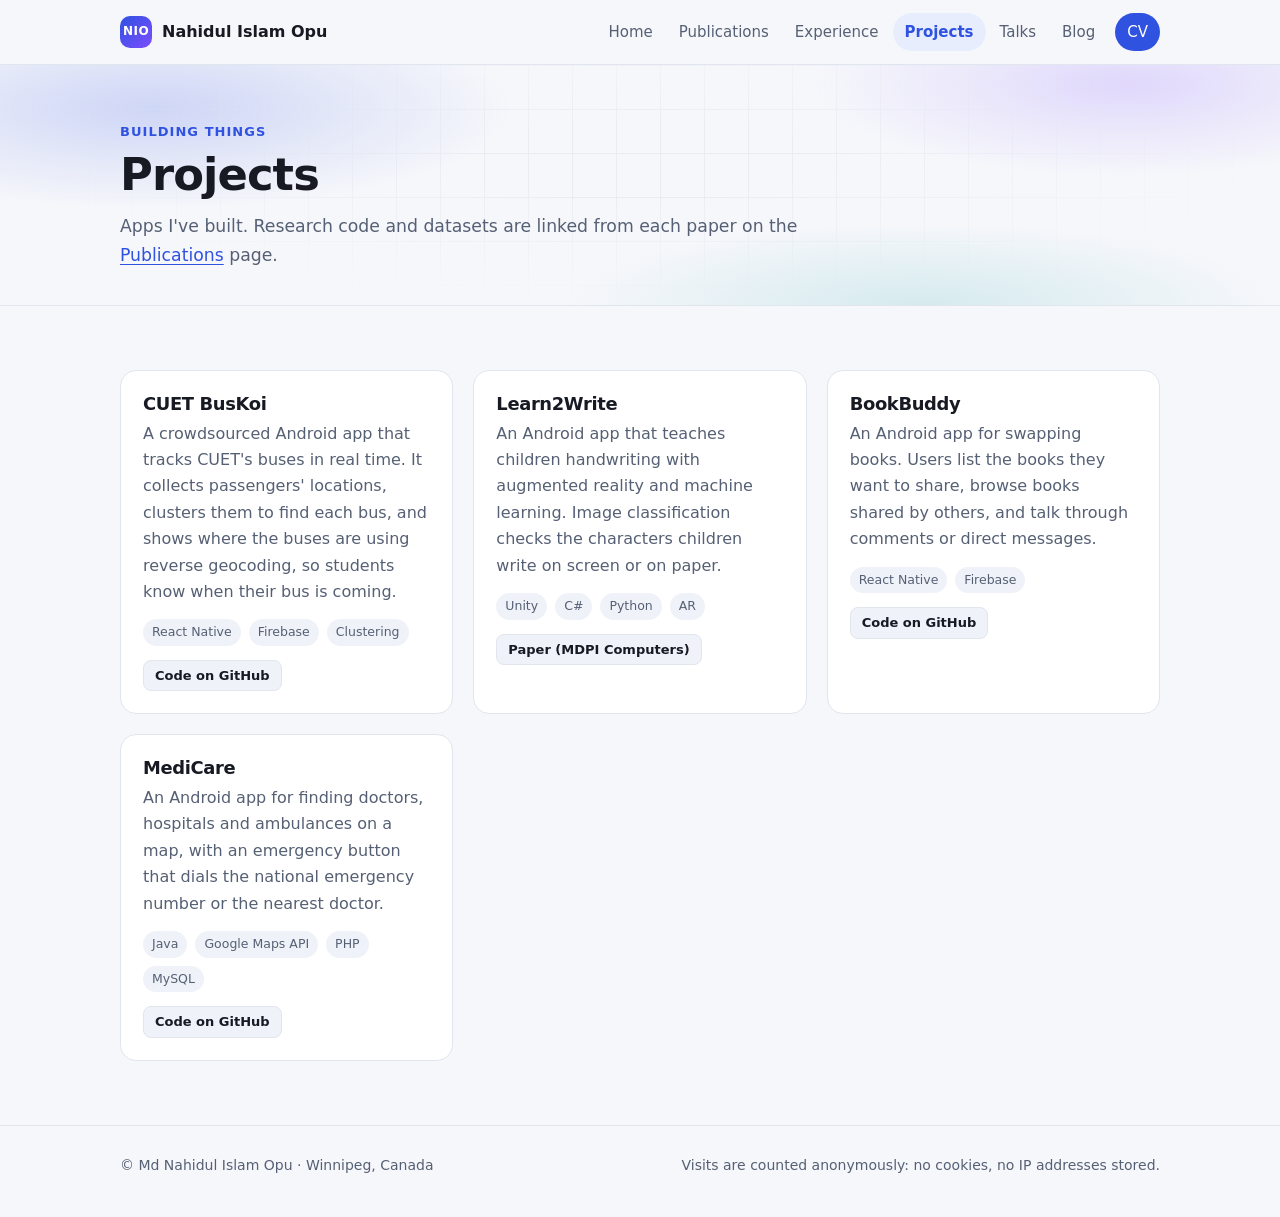
<file: public_html/projects.html>
<!doctype html>
<html lang="en">
<head>
  <meta charset="utf-8">
  <meta name="viewport" content="width=device-width, initial-scale=1">
  <title>Projects · Md Nahidul Islam Opu</title>
  <meta name="description" content="Apps and tools built by Md Nahidul Islam Opu.">
  <link rel="canonical" href="https://home.cc.umanitoba.ca/~opumni/projects.html">
  <meta property="og:title" content="Projects · Md Nahidul Islam Opu">
  <meta property="og:url" content="https://home.cc.umanitoba.ca/~opumni/projects.html">
  <meta property="og:image" content="https://home.cc.umanitoba.ca/~opumni/assets/profile.jpg">
  <link rel="icon" href="assets/favicon.svg" type="image/svg+xml">
  <link rel="stylesheet" href="assets/style.css">
  <script src="assets/main.js" defer></script>
</head>
<body>
<a class="skip-link" href="#main">Skip to content</a>

<header class="site-header">
  <nav class="container nav" aria-label="Main">
    <a class="brand" href="./"><span class="brand-mark" aria-hidden="true">NIO</span>Nahidul Islam Opu</a>
    <div class="nav-links">
      <a href="./">Home</a>
      <a href="publications.html">Publications</a>
      <a href="experience.html">Experience</a>
      <a href="projects.html" aria-current="page">Projects</a>
      <a href="talks.html">Talks</a>
      <a href="blog/">Blog</a>
      <a class="nav-cv" href="cv.pdf">CV</a>
    </div>
  </nav>
</header>

<main id="main">
  <section class="page-head">
    <div class="container">
      <p class="kicker">Building things</p>
      <h1>Projects</h1>
      <p>Apps I've built. Research code and datasets are linked from each paper on the <a href="publications.html">Publications</a> page.</p>
    </div>
  </section>

  <section class="section">
    <div class="container">
      <!-- HOW TO ADD A PROJECT: copy one <article class="card"> ... </article> block, paste it first, edit it. -->
      <div class="grid grid-2">
        <article class="card">
          <h3>CUET BusKoi</h3>
          <p>A crowdsourced Android app that tracks CUET's buses in real time. It collects passengers' locations, clusters them to find each bus, and shows where the buses are using reverse geocoding, so students know when their bus is coming.</p>
          <div class="card-links">
            <span class="tag">React Native</span><span class="tag">Firebase</span><span class="tag">Clustering</span>
          </div>
          <div class="card-links">
            <a class="pill-link" href="https://github.com/nahidul-opu/CUETBusKoi">Code on GitHub</a>
          </div>
        </article>

        <article class="card">
          <h3>Learn2Write</h3>
          <p>An Android app that teaches children handwriting with augmented reality and machine learning. Image classification checks the characters children write on screen or on paper.</p>
          <div class="card-links">
            <span class="tag">Unity</span><span class="tag">C#</span><span class="tag">Python</span><span class="tag">AR</span>
          </div>
          <div class="card-links">
            <a class="pill-link" href="https://www.mdpi.com/2073-431X/11/1/4">Paper (MDPI Computers)</a>
          </div>
        </article>

        <article class="card">
          <h3>BookBuddy</h3>
          <p>An Android app for swapping books. Users list the books they want to share, browse books shared by others, and talk through comments or direct messages.</p>
          <div class="card-links">
            <span class="tag">React Native</span><span class="tag">Firebase</span>
          </div>
          <div class="card-links">
            <a class="pill-link" href="https://github.com/nahidul-opu/BookBuddy">Code on GitHub</a>
          </div>
        </article>

        <article class="card">
          <h3>MediCare</h3>
          <p>An Android app for finding doctors, hospitals and ambulances on a map, with an emergency button that dials the national emergency number or the nearest doctor.</p>
          <div class="card-links">
            <span class="tag">Java</span><span class="tag">Google Maps API</span><span class="tag">PHP</span><span class="tag">MySQL</span>
          </div>
          <div class="card-links">
            <a class="pill-link" href="https://github.com/nahidul-opu/BAYMAX">Code on GitHub</a>
          </div>
        </article>
      </div>
    </div>
  </section>
</main>

<footer class="site-footer">
  <div class="container">
    <p>© Md Nahidul Islam Opu · Winnipeg, Canada</p>
    <p>Visits are counted anonymously: no cookies, no IP addresses stored.</p>
  </div>
</footer>
</body>
</html>
</file>
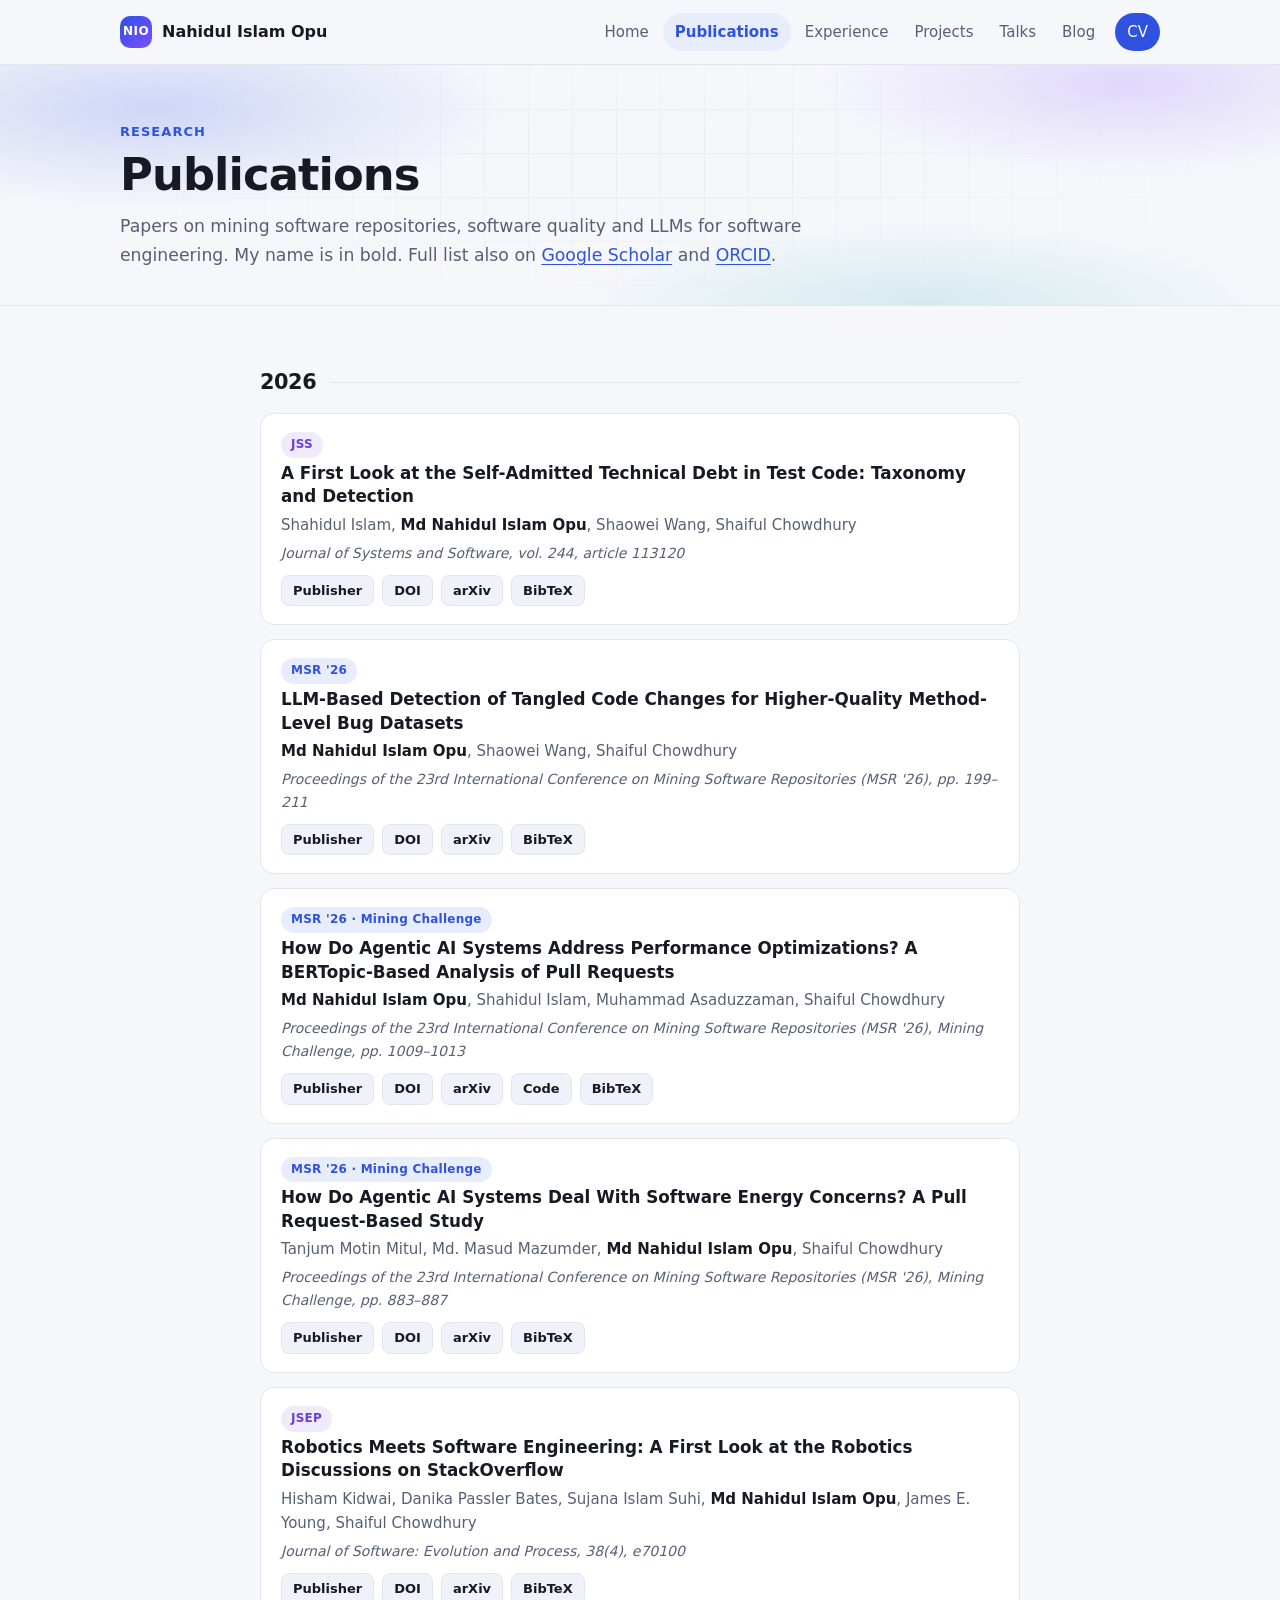
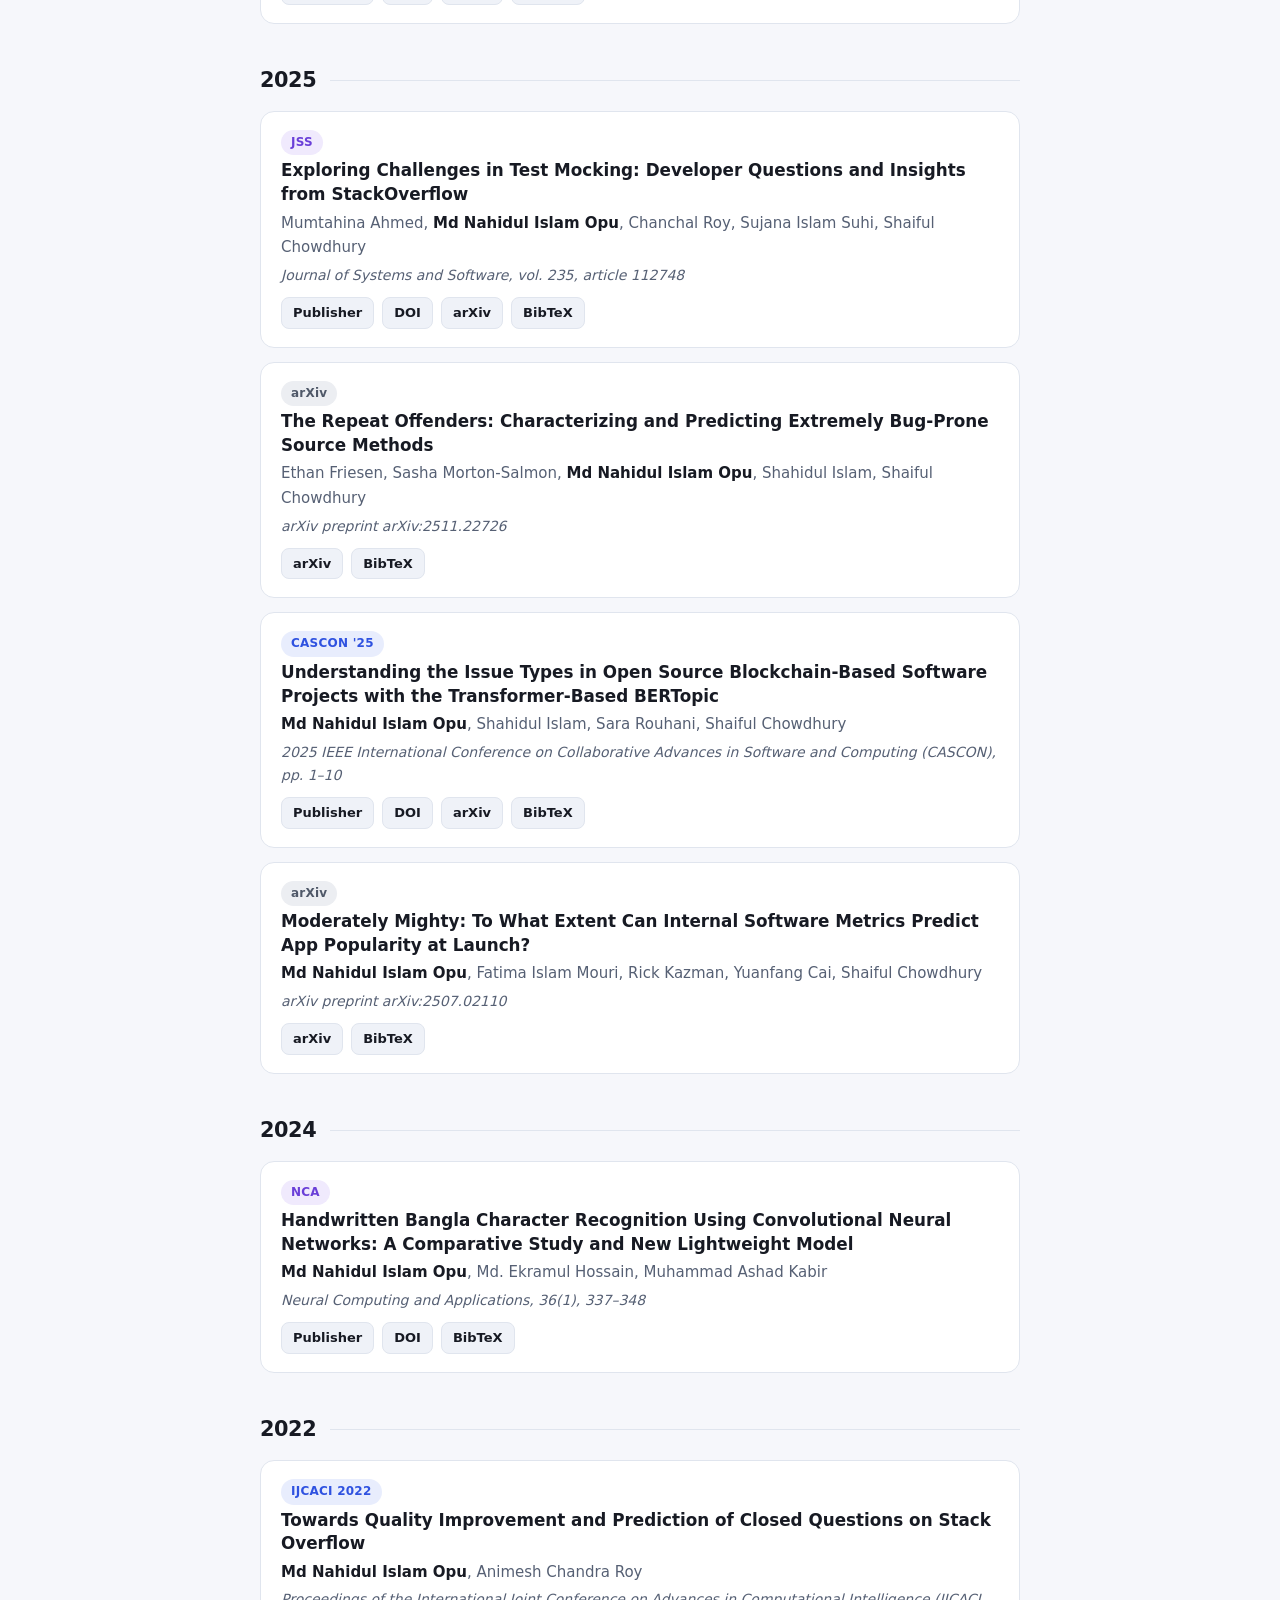
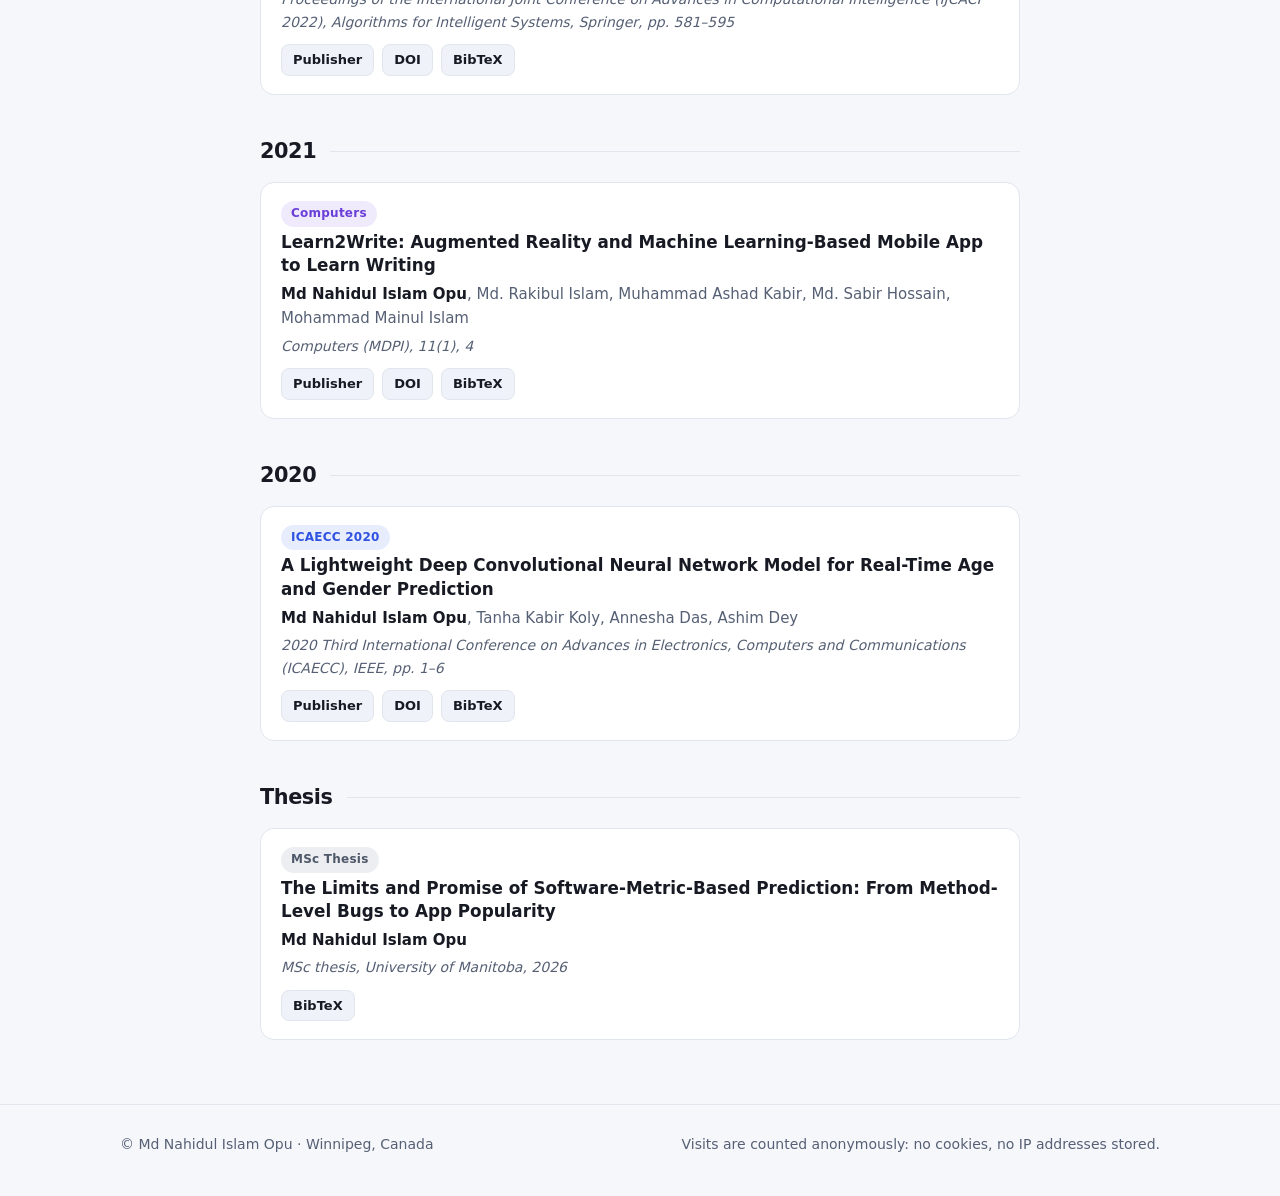
<file: public_html/publications.html>
<!doctype html>
<html lang="en">
<head>
  <meta charset="utf-8">
  <meta name="viewport" content="width=device-width, initial-scale=1">
  <title>Publications · Md Nahidul Islam Opu</title>
  <meta name="description" content="Publications by Md Nahidul Islam Opu: mining software repositories, software quality, technical debt and LLMs for software engineering.">
  <link rel="canonical" href="https://home.cc.umanitoba.ca/~opumni/publications.html">
  <meta property="og:title" content="Publications · Md Nahidul Islam Opu">
  <meta property="og:url" content="https://home.cc.umanitoba.ca/~opumni/publications.html">
  <meta property="og:image" content="https://home.cc.umanitoba.ca/~opumni/assets/profile.jpg">
  <link rel="icon" href="assets/favicon.svg" type="image/svg+xml">
  <link rel="stylesheet" href="assets/style.css">
  <script src="assets/main.js" defer></script>
</head>
<body>
<a class="skip-link" href="#main">Skip to content</a>

<header class="site-header">
  <nav class="container nav" aria-label="Main">
    <a class="brand" href="./"><span class="brand-mark" aria-hidden="true">NIO</span>Nahidul Islam Opu</a>
    <div class="nav-links">
      <a href="./">Home</a>
      <a href="publications.html" aria-current="page">Publications</a>
      <a href="experience.html">Experience</a>
      <a href="projects.html">Projects</a>
      <a href="talks.html">Talks</a>
      <a href="blog/">Blog</a>
      <a class="nav-cv" href="cv.pdf">CV</a>
    </div>
  </nav>
</header>

<main id="main">
  <section class="page-head">
    <div class="container">
      <p class="kicker">Research</p>
      <h1>Publications</h1>
      <p>Papers on mining software repositories, software quality and LLMs for software engineering. My name is in bold. Full list also on <a href="https://scholar.google.ca/citations?user=vqcZf_sAAAAJ&amp;hl=en">Google Scholar</a> and <a href="https://orcid.org/0009-0000-1220-560X">ORCID</a>.</p>
    </div>
  </section>

  <section class="section">
    <div class="container narrow">
      <!-- HOW TO ADD A PAPER: copy a whole <li class="pub"> ... </li> block, paste it at the top of the
           right year (add a new <h2 class="subhead">YEAR</h2> + <ul class="pubs"> if needed), then edit it.
           Venue badge classes: "venue" = conference, "venue journal" = journal, "venue preprint" = preprint.
           Link to the publisher page, DOI and arXiv. Do not upload publisher PDFs (UManitoba policy). -->
      <h2 class="subhead">2026</h2>
      <ul class="pubs">
        <li class="pub">
          <span class="venue journal">JSS</span>
          <span class="title">A First Look at the Self-Admitted Technical Debt in Test Code: Taxonomy and Detection</span>
          <span class="authors">Shahidul Islam, <b>Md Nahidul Islam Opu</b>, Shaowei Wang, Shaiful Chowdhury</span>
          <span class="where">Journal of Systems and Software, vol. 244, article 113120</span>
          <div class="links">
            <a href="https://www.sciencedirect.com/science/article/pii/S0164121226003535">Publisher</a>
            <a href="https://doi.org/10.1016/j.jss.2026.113120">DOI</a>
            <a href="https://arxiv.org/abs/2510.22409">arXiv</a>
            <details><summary>BibTeX</summary><pre>@article{islam2026satd,
  title         = {{A First Look at the Self-Admitted Technical Debt in Test Code: Taxonomy and Detection}},
  author        = {Islam, Shahidul and Opu, Md Nahidul Islam and Wang, Shaowei and Chowdhury, Shaiful},
  journal       = {Journal of Systems and Software},
  volume        = {244},
  pages         = {113120},
  year          = {2027},
  publisher     = {Elsevier},
  doi           = {10.1016/j.jss.2026.113120}
}</pre></details>
          </div>
        </li>
        <li class="pub">
          <span class="venue">MSR '26</span>
          <span class="title">LLM-Based Detection of Tangled Code Changes for Higher-Quality Method-Level Bug Datasets</span>
          <span class="authors"><b>Md Nahidul Islam Opu</b>, Shaowei Wang, Shaiful Chowdhury</span>
          <span class="where">Proceedings of the 23rd International Conference on Mining Software Repositories (MSR '26), pp. 199–211</span>
          <div class="links">
            <a href="https://dl.acm.org/doi/10.1145/3793302.3793351">Publisher</a>
            <a href="https://doi.org/10.1145/3793302.3793351">DOI</a>
            <a href="https://arxiv.org/abs/2505.08263">arXiv</a>
            <details><summary>BibTeX</summary><pre>@inproceedings{opu2026tangled,
  title         = {{LLM-Based Detection of Tangled Code Changes for Higher-Quality Method-Level Bug Datasets}},
  author        = {Opu, Md Nahidul Islam and Wang, Shaowei and Chowdhury, Shaiful},
  booktitle     = {Proceedings of the 23rd International Conference on Mining Software Repositories (MSR '26)},
  pages         = {199--211},
  year          = {2026},
  publisher     = {ACM},
  doi           = {10.1145/3793302.3793351}
}</pre></details>
          </div>
        </li>
        <li class="pub">
          <span class="venue">MSR '26 · Mining Challenge</span>
          <span class="title">How Do Agentic AI Systems Address Performance Optimizations? A BERTopic-Based Analysis of Pull Requests</span>
          <span class="authors"><b>Md Nahidul Islam Opu</b>, Shahidul Islam, Muhammad Asaduzzaman, Shaiful Chowdhury</span>
          <span class="where">Proceedings of the 23rd International Conference on Mining Software Repositories (MSR '26), Mining Challenge, pp. 1009–1013</span>
          <div class="links">
            <a href="https://dl.acm.org/doi/10.1145/3793302.3793619">Publisher</a>
            <a href="https://doi.org/10.1145/3793302.3793619">DOI</a>
            <a href="https://arxiv.org/abs/2512.24630">arXiv</a>
            <a href="https://github.com/nahidul-opu/Analysis-of-Performance-Prs">Code</a>
            <details><summary>BibTeX</summary><pre>@inproceedings{opu2026agentic,
  title         = {{How Do Agentic AI Systems Address Performance Optimizations? A BERTopic-Based Analysis of Pull Requests}},
  author        = {Opu, Md Nahidul Islam and Islam, Shahidul and Asaduzzaman, Muhammad and Chowdhury, Shaiful},
  booktitle     = {Proceedings of the 23rd International Conference on Mining Software Repositories (MSR '26)},
  pages         = {1009--1013},
  year          = {2026},
  publisher     = {ACM},
  doi           = {10.1145/3793302.3793619}
}</pre></details>
          </div>
        </li>
        <li class="pub">
          <span class="venue">MSR '26 · Mining Challenge</span>
          <span class="title">How Do Agentic AI Systems Deal With Software Energy Concerns? A Pull Request-Based Study</span>
          <span class="authors">Tanjum Motin Mitul, Md. Masud Mazumder, <b>Md Nahidul Islam Opu</b>, Shaiful Chowdhury</span>
          <span class="where">Proceedings of the 23rd International Conference on Mining Software Repositories (MSR '26), Mining Challenge, pp. 883–887</span>
          <div class="links">
            <a href="https://dl.acm.org/doi/10.1145/3793302.3793594">Publisher</a>
            <a href="https://doi.org/10.1145/3793302.3793594">DOI</a>
            <a href="https://arxiv.org/abs/2512.24636">arXiv</a>
            <details><summary>BibTeX</summary><pre>@inproceedings{mitul2026energy,
  title         = {{How Do Agentic AI Systems Deal With Software Energy Concerns? A Pull Request-Based Study}},
  author        = {Mitul, Tanjum Motin and Mazumder, Md. Masud and Opu, Md Nahidul Islam and Chowdhury, Shaiful},
  booktitle     = {Proceedings of the 23rd International Conference on Mining Software Repositories (MSR '26)},
  pages         = {883--887},
  year          = {2026},
  publisher     = {ACM},
  doi           = {10.1145/3793302.3793594}
}</pre></details>
          </div>
        </li>
        <li class="pub">
          <span class="venue journal">JSEP</span>
          <span class="title">Robotics Meets Software Engineering: A First Look at the Robotics Discussions on StackOverflow</span>
          <span class="authors">Hisham Kidwai, Danika Passler Bates, Sujana Islam Suhi, <b>Md Nahidul Islam Opu</b>, James E. Young, Shaiful Chowdhury</span>
          <span class="where">Journal of Software: Evolution and Process, 38(4), e70100</span>
          <div class="links">
            <a href="https://onlinelibrary.wiley.com/doi/10.1002/smr.70100">Publisher</a>
            <a href="https://doi.org/10.1002/smr.70100">DOI</a>
            <a href="https://arxiv.org/abs/2410.04304">arXiv</a>
            <details><summary>BibTeX</summary><pre>@article{kidwai2026robotics,
  title         = {{Robotics Meets Software Engineering: A First Look at the Robotics Discussions on StackOverflow}},
  author        = {Kidwai, Hisham and Passler Bates, Danika and Suhi, Sujana Islam and Opu, Md Nahidul Islam and Young, James E. and Chowdhury, Shaiful},
  journal       = {Journal of Software: Evolution and Process},
  volume        = {38},
  number        = {4},
  pages         = {e70100},
  year          = {2026},
  publisher     = {Wiley},
  doi           = {10.1002/smr.70100}
}</pre></details>
          </div>
        </li>
      </ul>
      <h2 class="subhead">2025</h2>
      <ul class="pubs">
        <li class="pub">
          <span class="venue journal">JSS</span>
          <span class="title">Exploring Challenges in Test Mocking: Developer Questions and Insights from StackOverflow</span>
          <span class="authors">Mumtahina Ahmed, <b>Md Nahidul Islam Opu</b>, Chanchal Roy, Sujana Islam Suhi, Shaiful Chowdhury</span>
          <span class="where">Journal of Systems and Software, vol. 235, article 112748</span>
          <div class="links">
            <a href="https://www.sciencedirect.com/science/article/pii/S0164121225004170">Publisher</a>
            <a href="https://doi.org/10.1016/j.jss.2025.112748">DOI</a>
            <a href="https://arxiv.org/abs/2505.08300">arXiv</a>
            <details><summary>BibTeX</summary><pre>@article{ahmed2025mocking,
  title         = {{Exploring Challenges in Test Mocking: Developer Questions and Insights from StackOverflow}},
  author        = {Ahmed, Mumtahina and Opu, Md Nahidul Islam and Roy, Chanchal and Suhi, Sujana Islam and Chowdhury, Shaiful},
  journal       = {Journal of Systems and Software},
  volume        = {235},
  pages         = {112748},
  year          = {2026},
  publisher     = {Elsevier},
  doi           = {10.1016/j.jss.2025.112748}
}</pre></details>
          </div>
        </li>
        <li class="pub">
          <span class="venue preprint">arXiv</span>
          <span class="title">The Repeat Offenders: Characterizing and Predicting Extremely Bug-Prone Source Methods</span>
          <span class="authors">Ethan Friesen, Sasha Morton-Salmon, <b>Md Nahidul Islam Opu</b>, Shahidul Islam, Shaiful Chowdhury</span>
          <span class="where">arXiv preprint arXiv:2511.22726</span>
          <div class="links">
            <a href="https://arxiv.org/abs/2511.22726">arXiv</a>
            <details><summary>BibTeX</summary><pre>@misc{friesen2025repeat,
  title         = {{The Repeat Offenders: Characterizing and Predicting Extremely Bug-Prone Source Methods}},
  author        = {Friesen, Ethan and Morton-Salmon, Sasha and Opu, Md Nahidul Islam and Islam, Shahidul and Chowdhury, Shaiful},
  year          = {2025},
  eprint        = {2511.22726},
  archivePrefix = {arXiv},
  primaryClass  = {cs.SE}
}</pre></details>
          </div>
        </li>
        <li class="pub">
          <span class="venue">CASCON '25</span>
          <span class="title">Understanding the Issue Types in Open Source Blockchain-Based Software Projects with the Transformer-Based BERTopic</span>
          <span class="authors"><b>Md Nahidul Islam Opu</b>, Shahidul Islam, Sara Rouhani, Shaiful Chowdhury</span>
          <span class="where">2025 IEEE International Conference on Collaborative Advances in Software and Computing (CASCON), pp. 1–10</span>
          <div class="links">
            <a href="https://ieeexplore.ieee.org/document/11344078">Publisher</a>
            <a href="https://doi.org/10.1109/CASCON66301.2025.00075">DOI</a>
            <a href="https://arxiv.org/abs/2506.11451">arXiv</a>
            <details><summary>BibTeX</summary><pre>@inproceedings{opu2025blockchain,
  title         = {{Understanding the Issue Types in Open Source Blockchain-Based Software Projects with the Transformer-Based BERTopic}},
  author        = {Opu, Md Nahidul Islam and Islam, Shahidul and Rouhani, Sara and Chowdhury, Shaiful},
  booktitle     = {2025 IEEE International Conference on Collaborative Advances in Software and Computing (CASCON)},
  pages         = {1--10},
  year          = {2025},
  publisher     = {IEEE},
  doi           = {10.1109/CASCON66301.2025.00075}
}</pre></details>
          </div>
        </li>
        <li class="pub">
          <span class="venue preprint">arXiv</span>
          <span class="title">Moderately Mighty: To What Extent Can Internal Software Metrics Predict App Popularity at Launch?</span>
          <span class="authors"><b>Md Nahidul Islam Opu</b>, Fatima Islam Mouri, Rick Kazman, Yuanfang Cai, Shaiful Chowdhury</span>
          <span class="where">arXiv preprint arXiv:2507.02110</span>
          <div class="links">
            <a href="https://arxiv.org/abs/2507.02110">arXiv</a>
            <details><summary>BibTeX</summary><pre>@misc{opu2025moderately,
  title         = {{Moderately Mighty: To What Extent Can Internal Software Metrics Predict App Popularity at Launch?}},
  author        = {Opu, Md Nahidul Islam and Mouri, Fatima Islam and Kazman, Rick and Cai, Yuanfang and Chowdhury, Shaiful},
  year          = {2025},
  eprint        = {2507.02110},
  archivePrefix = {arXiv},
  primaryClass  = {cs.SE}
}</pre></details>
          </div>
        </li>
      </ul>
      <h2 class="subhead">2024</h2>
      <ul class="pubs">
        <li class="pub">
          <span class="venue journal">NCA</span>
          <span class="title">Handwritten Bangla Character Recognition Using Convolutional Neural Networks: A Comparative Study and New Lightweight Model</span>
          <span class="authors"><b>Md Nahidul Islam Opu</b>, Md. Ekramul Hossain, Muhammad Ashad Kabir</span>
          <span class="where">Neural Computing and Applications, 36(1), 337–348</span>
          <div class="links">
            <a href="https://link.springer.com/article/10.1007/s00521-023-09008-8">Publisher</a>
            <a href="https://doi.org/10.1007/s00521-023-09008-8">DOI</a>
            <details><summary>BibTeX</summary><pre>@article{opu2024bangla,
  title         = {{Handwritten Bangla Character Recognition Using Convolutional Neural Networks: A Comparative Study and New Lightweight Model}},
  author        = {Opu, Md Nahidul Islam and Hossain, Md. Ekramul and Kabir, Muhammad Ashad},
  journal       = {Neural Computing and Applications},
  volume        = {36},
  number        = {1},
  pages         = {337--348},
  year          = {2024},
  publisher     = {Springer},
  doi           = {10.1007/s00521-023-09008-8}
}</pre></details>
          </div>
        </li>
      </ul>
      <h2 class="subhead">2022</h2>
      <ul class="pubs">
        <li class="pub">
          <span class="venue">IJCACI 2022</span>
          <span class="title">Towards Quality Improvement and Prediction of Closed Questions on Stack Overflow</span>
          <span class="authors"><b>Md Nahidul Islam Opu</b>, Animesh Chandra Roy</span>
          <span class="where">Proceedings of the International Joint Conference on Advances in Computational Intelligence (IJCACI 2022), Algorithms for Intelligent Systems, Springer, pp. 581–595</span>
          <div class="links">
            <a href="https://link.springer.com/chapter/10.1007/978-981-99-1435-7_48">Publisher</a>
            <a href="https://doi.org/10.1007/978-981-99-1435-7_48">DOI</a>
            <details><summary>BibTeX</summary><pre>@inproceedings{opu2022closed,
  title         = {{Towards Quality Improvement and Prediction of Closed Questions on Stack Overflow}},
  author        = {Opu, Md Nahidul Islam and Roy, Animesh Chandra},
  booktitle     = {Proceedings of International Joint Conference on Advances in Computational Intelligence (IJCACI 2022)},
  series        = {Algorithms for Intelligent Systems},
  pages         = {581--595},
  year          = {2023},
  publisher     = {Springer},
  doi           = {10.1007/978-981-99-1435-7_48}
}</pre></details>
          </div>
        </li>
      </ul>
      <h2 class="subhead">2021</h2>
      <ul class="pubs">
        <li class="pub">
          <span class="venue journal">Computers</span>
          <span class="title">Learn2Write: Augmented Reality and Machine Learning-Based Mobile App to Learn Writing</span>
          <span class="authors"><b>Md Nahidul Islam Opu</b>, Md. Rakibul Islam, Muhammad Ashad Kabir, Md. Sabir Hossain, Mohammad Mainul Islam</span>
          <span class="where">Computers (MDPI), 11(1), 4</span>
          <div class="links">
            <a href="https://www.mdpi.com/2073-431X/11/1/4">Publisher</a>
            <a href="https://doi.org/10.3390/computers11010004">DOI</a>
            <details><summary>BibTeX</summary><pre>@article{opu2021learn2write,
  title         = {{Learn2Write: Augmented Reality and Machine Learning-Based Mobile App to Learn Writing}},
  author        = {Opu, Md Nahidul Islam and Islam, Md. Rakibul and Kabir, Muhammad Ashad and Hossain, Md. Sabir and Islam, Mohammad Mainul},
  journal       = {Computers},
  volume        = {11},
  number        = {1},
  pages         = {4},
  year          = {2022},
  publisher     = {MDPI},
  doi           = {10.3390/computers11010004}
}</pre></details>
          </div>
        </li>
      </ul>
      <h2 class="subhead">2020</h2>
      <ul class="pubs">
        <li class="pub">
          <span class="venue">ICAECC 2020</span>
          <span class="title">A Lightweight Deep Convolutional Neural Network Model for Real-Time Age and Gender Prediction</span>
          <span class="authors"><b>Md Nahidul Islam Opu</b>, Tanha Kabir Koly, Annesha Das, Ashim Dey</span>
          <span class="where">2020 Third International Conference on Advances in Electronics, Computers and Communications (ICAECC), IEEE, pp. 1–6</span>
          <div class="links">
            <a href="https://ieeexplore.ieee.org/document/9339503">Publisher</a>
            <a href="https://doi.org/10.1109/ICAECC50550.2020.9339503">DOI</a>
            <details><summary>BibTeX</summary><pre>@inproceedings{opu2020agegender,
  title         = {{A Lightweight Deep Convolutional Neural Network Model for Real-Time Age and Gender Prediction}},
  author        = {Opu, Md Nahidul Islam and Koly, Tanha Kabir and Das, Annesha and Dey, Ashim},
  booktitle     = {2020 Third International Conference on Advances in Electronics, Computers and Communications (ICAECC)},
  pages         = {1--6},
  year          = {2020},
  publisher     = {IEEE},
  doi           = {10.1109/ICAECC50550.2020.9339503}
}</pre></details>
          </div>
        </li>
      </ul>
      <h2 class="subhead">Thesis</h2>
      <ul class="pubs">
        <li class="pub">
          <span class="venue preprint">MSc Thesis</span>
          <span class="title">The Limits and Promise of Software-Metric-Based Prediction: From Method-Level Bugs to App Popularity</span>
          <span class="authors"><b>Md Nahidul Islam Opu</b></span>
          <span class="where">MSc thesis, University of Manitoba, 2026</span>
          <div class="links">
            <details><summary>BibTeX</summary><pre>@mastersthesis{opu2026thesis,
  title         = {{The Limits and Promise of Software-Metric-Based Prediction: From Method-Level Bugs to App Popularity}},
  author        = {Opu, Md Nahidul Islam},
  school        = {University of Manitoba},
  year          = {2026}
}</pre></details>
          </div>
        </li>
      </ul>
    </div>
  </section>
</main>

<footer class="site-footer">
  <div class="container">
    <p>© Md Nahidul Islam Opu · Winnipeg, Canada</p>
    <p>Visits are counted anonymously: no cookies, no IP addresses stored.</p>
  </div>
</footer>
</body>
</html>
</file>
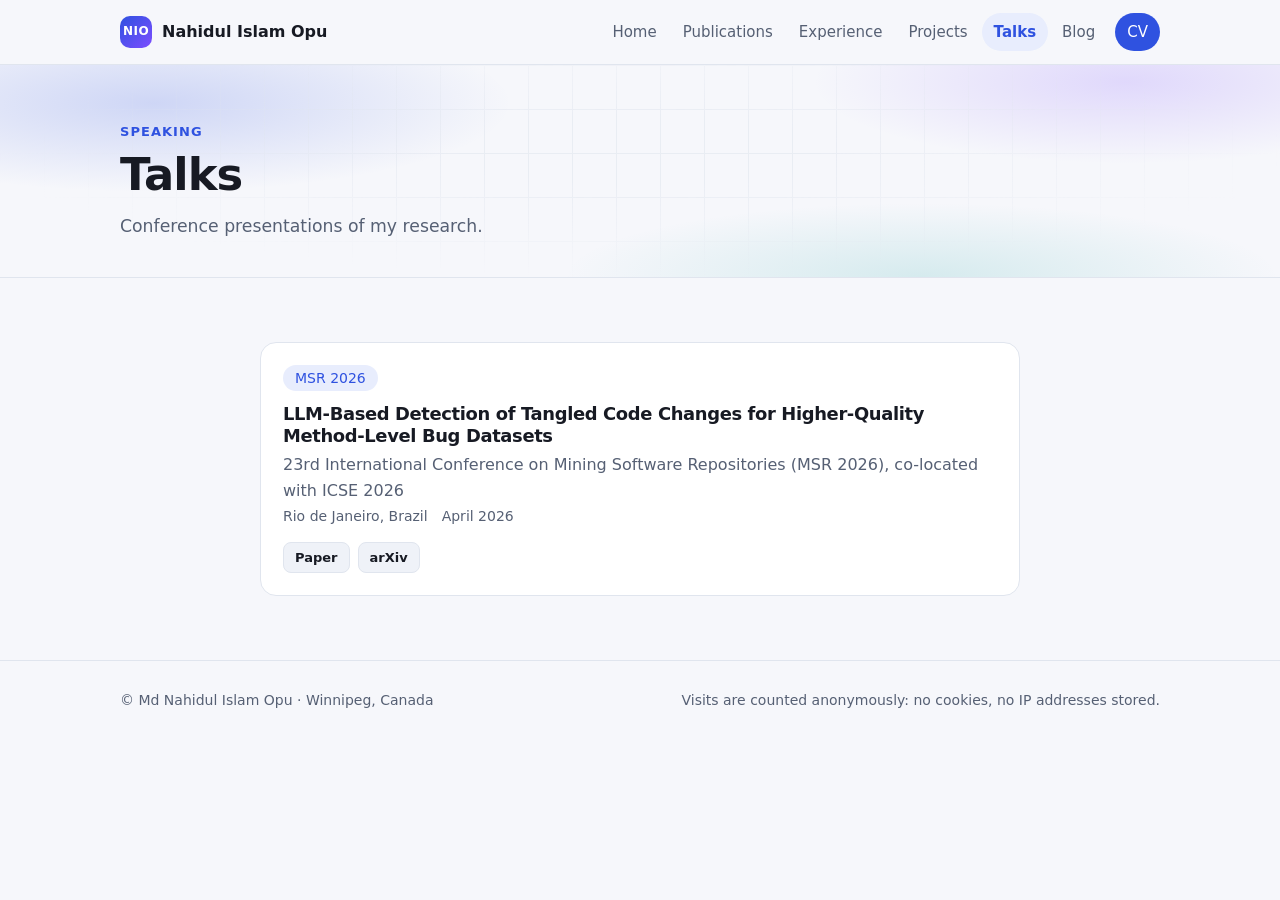
<file: public_html/talks.html>
<!doctype html>
<html lang="en">
<head>
  <meta charset="utf-8">
  <meta name="viewport" content="width=device-width, initial-scale=1">
  <title>Talks · Md Nahidul Islam Opu</title>
  <meta name="description" content="Conference talks by Md Nahidul Islam Opu.">
  <link rel="canonical" href="https://home.cc.umanitoba.ca/~opumni/talks.html">
  <meta property="og:title" content="Talks · Md Nahidul Islam Opu">
  <meta property="og:url" content="https://home.cc.umanitoba.ca/~opumni/talks.html">
  <meta property="og:image" content="https://home.cc.umanitoba.ca/~opumni/assets/profile.jpg">
  <link rel="icon" href="assets/favicon.svg" type="image/svg+xml">
  <link rel="stylesheet" href="assets/style.css">
  <script src="assets/main.js" defer></script>
</head>
<body>
<a class="skip-link" href="#main">Skip to content</a>

<header class="site-header">
  <nav class="container nav" aria-label="Main">
    <a class="brand" href="./"><span class="brand-mark" aria-hidden="true">NIO</span>Nahidul Islam Opu</a>
    <div class="nav-links">
      <a href="./">Home</a>
      <a href="publications.html">Publications</a>
      <a href="experience.html">Experience</a>
      <a href="projects.html">Projects</a>
      <a href="talks.html" aria-current="page">Talks</a>
      <a href="blog/">Blog</a>
      <a class="nav-cv" href="cv.pdf">CV</a>
    </div>
  </nav>
</header>

<main id="main">
  <section class="page-head">
    <div class="container">
      <p class="kicker">Speaking</p>
      <h1>Talks</h1>
      <p>Conference presentations of my research.</p>
    </div>
  </section>

  <section class="section">
    <div class="container narrow">
      <!-- HOW TO ADD A TALK: copy one <article class="card"> ... </article> block, paste it first, edit it.
           Slides: save them as PDF in assets/ (e.g. assets/msr2026-slides.pdf) and link them. -->
      <div class="grid" style="grid-template-columns: 1fr;">
        <article class="card">
          <span class="chip">MSR 2026</span>
          <h3 style="margin-top: 12px;">LLM-Based Detection of Tangled Code Changes for Higher-Quality Method-Level Bug Datasets</h3>
          <p>23rd International Conference on Mining Software Repositories (MSR 2026), co-located with ICSE 2026</p>
          <p class="talk-meta"><span>Rio de Janeiro, Brazil</span><span>April 2026</span></p>
          <div class="card-links">
            <a class="pill-link" href="https://dl.acm.org/doi/10.1145/3793302.3793351">Paper</a>
            <a class="pill-link" href="https://arxiv.org/abs/2505.08263">arXiv</a>
            <!-- TODO: add your slides, e.g. <a class="pill-link" href="assets/msr2026-slides.pdf">Slides</a> -->
          </div>
        </article>

        <!-- If you also presented the Mining Challenge paper, delete this comment line and the one after the block.
        <article class="card">
          <span class="chip">MSR 2026 · Mining Challenge</span>
          <h3 style="margin-top: 12px;">How Do Agentic AI Systems Address Performance Optimizations? A BERTopic-Based Analysis of Pull Requests</h3>
          <p>23rd International Conference on Mining Software Repositories (MSR 2026), co-located with ICSE 2026</p>
          <p class="talk-meta"><span>Rio de Janeiro, Brazil</span><span>April 2026</span></p>
          <div class="card-links">
            <a class="pill-link" href="https://dl.acm.org/doi/10.1145/3793302.3793619">Paper</a>
            <a class="pill-link" href="https://arxiv.org/abs/2512.24630">arXiv</a>
          </div>
        </article>
        -->
      </div>
    </div>
  </section>
</main>

<footer class="site-footer">
  <div class="container">
    <p>© Md Nahidul Islam Opu · Winnipeg, Canada</p>
    <p>Visits are counted anonymously: no cookies, no IP addresses stored.</p>
  </div>
</footer>
</body>
</html>
</file>
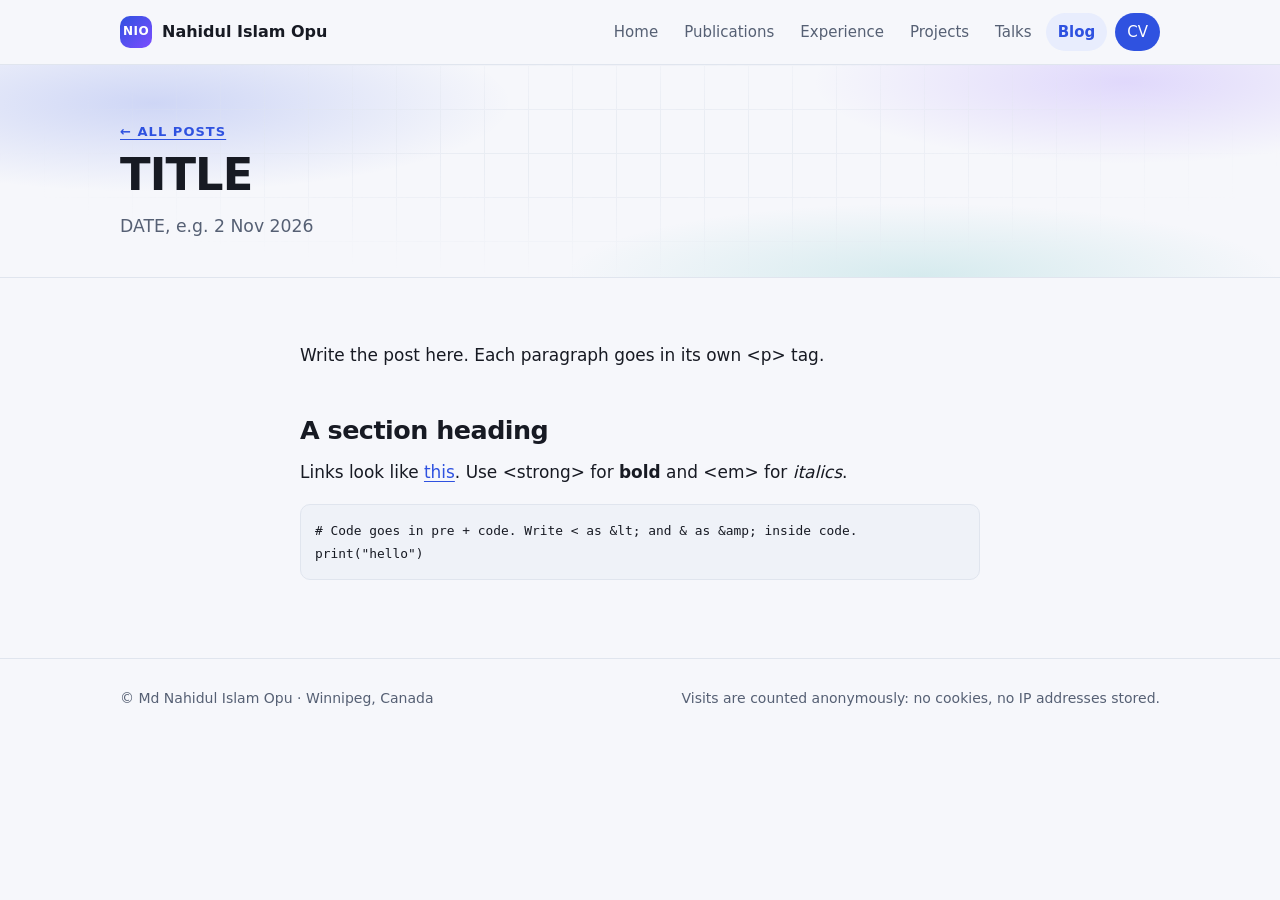
<file: public_html/blog/_template.html>
<!doctype html>
<!-- POST TEMPLATE: copy this file to e.g. 2026-11-02-my-first-post.html, then replace every TITLE / DATE /
     SUMMARY / FILE-NAME below and write the post in the <article>. Then add the post to blog/index.html.
     This template itself is not uploaded (deploy.sh skips it). -->
<html lang="en">
<head>
  <meta charset="utf-8">
  <meta name="viewport" content="width=device-width, initial-scale=1">
  <title>TITLE · Md Nahidul Islam Opu</title>
  <meta name="description" content="SUMMARY">
  <link rel="canonical" href="https://home.cc.umanitoba.ca/~opumni/blog/FILE-NAME.html">
  <meta property="og:type" content="article">
  <meta property="og:title" content="TITLE">
  <meta property="og:description" content="SUMMARY">
  <meta property="og:url" content="https://home.cc.umanitoba.ca/~opumni/blog/FILE-NAME.html">
  <meta property="og:image" content="https://home.cc.umanitoba.ca/~opumni/assets/profile.jpg">
  <link rel="icon" href="../assets/favicon.svg" type="image/svg+xml">
  <link rel="stylesheet" href="../assets/style.css">
  <script src="../assets/main.js" defer></script>
</head>
<body>
<a class="skip-link" href="#main">Skip to content</a>

<header class="site-header">
  <nav class="container nav" aria-label="Main">
    <a class="brand" href="../"><span class="brand-mark" aria-hidden="true">NIO</span>Nahidul Islam Opu</a>
    <div class="nav-links">
      <a href="../">Home</a>
      <a href="../publications.html">Publications</a>
      <a href="../experience.html">Experience</a>
      <a href="../projects.html">Projects</a>
      <a href="../talks.html">Talks</a>
      <a href="./" aria-current="page">Blog</a>
      <a class="nav-cv" href="../cv.pdf">CV</a>
    </div>
  </nav>
</header>

<main id="main">
  <section class="page-head">
    <div class="container">
      <p class="kicker"><a href="./">← All posts</a></p>
      <h1>TITLE</h1>
      <p class="post-meta"><time datetime="2026-11-02">DATE, e.g. 2 Nov 2026</time></p>
    </div>
  </section>

  <section class="section">
    <article class="container prose">
      <p>Write the post here. Each paragraph goes in its own &lt;p&gt; tag.</p>

      <h2>A section heading</h2>
      <p>Links look like <a href="https://example.org">this</a>. Use &lt;strong&gt; for <strong>bold</strong> and &lt;em&gt; for <em>italics</em>.</p>

      <pre><code># Code goes in pre + code. Write &lt; as &amp;lt; and &amp; as &amp;amp; inside code.
print("hello")</code></pre>

      <!-- Images: put the file in assets/ and use: <img src="../assets/my-figure.png" alt="What the figure shows"> -->
    </article>
  </section>
</main>

<footer class="site-footer">
  <div class="container">
    <p>© Md Nahidul Islam Opu · Winnipeg, Canada</p>
    <p>Visits are counted anonymously: no cookies, no IP addresses stored.</p>
  </div>
</footer>
</body>
</html>
</file>
<file: public_html/assets/style.css>
/* Styles for https://home.cc.umanitoba.ca/~opumni/
   Colours are defined once in :root; dark mode swaps them automatically. */

:root {
  --bg: #f6f7fb;
  --surface: #ffffff;
  --surface-2: #eff2f8;
  --text: #171a23;
  --muted: #566074;
  --border: #e0e5ee;
  --accent: #2f52e0;
  --accent-2: #7c4dff;
  --accent-3: #0e9f9e;
  --accent-soft: #e8edfd;
  --on-accent: #ffffff;
  --journal: #6a3fd8;
  --journal-soft: #f0eafd;
  --preprint: #4f5868;
  --preprint-soft: #eceef2;
  --shadow: 0 1px 2px rgb(16 24 40 / 6%), 0 12px 28px rgb(16 24 40 / 8%);
  --radius: 16px;
  --maxw: 1080px;
  color-scheme: light dark;
}

@media (prefers-color-scheme: dark) {
  :root {
    --bg: #0d1016;
    --surface: #151a23;
    --surface-2: #1c2230;
    --text: #e8ebf2;
    --muted: #a0a9ba;
    --border: #283042;
    --accent: #8aa7ff;
    --accent-2: #b39dff;
    --accent-3: #4fd1c5;
    --accent-soft: #1d2642;
    --on-accent: #0d1016;
    --journal: #c4b0ff;
    --journal-soft: #2a2145;
    --preprint: #c3cad6;
    --preprint-soft: #262c38;
    --shadow: 0 1px 2px rgb(0 0 0 / 40%), 0 12px 28px rgb(0 0 0 / 35%);
  }
}

/* ---------- Base ---------- */
*, *::before, *::after { box-sizing: border-box; }
html { -webkit-text-size-adjust: 100%; scroll-behavior: smooth; }
body {
  margin: 0;
  font: 16px/1.65 system-ui, -apple-system, "Segoe UI", Roboto, "Helvetica Neue", Arial, sans-serif;
  color: var(--text);
  background: var(--bg);
}
img { max-width: 100%; height: auto; display: block; }
a { color: var(--accent); text-decoration-thickness: 1px; text-underline-offset: 3px; }
a:hover { text-decoration-thickness: 2px; }
h1, h2, h3 { line-height: 1.2; letter-spacing: -0.02em; margin: 0 0 0.5em; }
p { margin: 0 0 1em; }
.container { width: 100%; max-width: var(--maxw); margin: 0 auto; padding: 0 20px; }
.narrow { max-width: 800px; }
.muted { color: var(--muted); }
.skip-link { position: absolute; left: -999px; top: 8px; background: var(--surface); padding: 8px 12px; border-radius: 8px; z-index: 100; }
.skip-link:focus { left: 8px; }
:focus-visible { outline: 3px solid color-mix(in srgb, var(--accent) 60%, transparent); outline-offset: 2px; border-radius: 6px; }

/* ---------- Header / navigation ---------- */
.site-header {
  position: sticky; top: 0; z-index: 10;
  background: var(--bg);
  background: color-mix(in srgb, var(--bg) 84%, transparent);
  -webkit-backdrop-filter: saturate(160%) blur(10px);
  backdrop-filter: saturate(160%) blur(10px);
  border-bottom: 1px solid var(--border);
}
.nav { display: flex; align-items: center; gap: 16px; min-height: 64px; }
.brand { display: inline-flex; align-items: center; gap: 10px; font-weight: 700; color: var(--text); text-decoration: none; white-space: nowrap; }
.brand-mark {
  width: 32px; height: 32px; border-radius: 10px; display: grid; place-items: center;
  font-size: 12px; letter-spacing: 0.04em; color: var(--on-accent);
  background: linear-gradient(135deg, var(--accent), var(--accent-2));
}
.nav-links { display: flex; gap: 2px; margin-left: auto; overflow-x: auto; scrollbar-width: none; }
.nav-links::-webkit-scrollbar { display: none; }
.nav-links a { color: var(--muted); text-decoration: none; padding: 7px 12px; border-radius: 999px; white-space: nowrap; font-size: 15px; font-weight: 500; }
.nav-links a:hover { color: var(--text); background: var(--surface-2); }
.nav-links a[aria-current="page"] { color: var(--accent); background: var(--accent-soft); font-weight: 600; }
.nav-links .nav-cv { color: var(--on-accent); background: var(--accent); margin-left: 6px; }
.nav-links .nav-cv:hover { color: var(--on-accent); background: var(--accent); opacity: 0.9; }

@media (max-width: 760px) {
  /* Small screens: all links visible on two rows; header scrolls away to save space. */
  .site-header { position: static; }
  .nav { flex-wrap: wrap; gap: 0; padding-top: 10px; padding-bottom: 8px; min-height: 0; }
  .nav-links { flex-wrap: wrap; width: 100%; margin: 8px 0 0 -8px; gap: 2px 0; overflow: visible; }
  .nav-links a { padding: 6px 10px; }
}

/* ---------- Soft gradient backdrop (hero + page headers) ---------- */
.hero, .page-head { position: relative; isolation: isolate; overflow: hidden; border-bottom: 1px solid var(--border); }
.hero::before, .page-head::before {
  content: ""; position: absolute; inset: 0; z-index: -2;
  background:
    radial-gradient(40% 60% at 12% 18%, color-mix(in srgb, var(--accent) 20%, transparent), transparent 70%),
    radial-gradient(35% 55% at 88% 8%, color-mix(in srgb, var(--accent-2) 18%, transparent), transparent 70%),
    radial-gradient(40% 50% at 72% 100%, color-mix(in srgb, var(--accent-3) 14%, transparent), transparent 70%);
}
.hero::after, .page-head::after {
  content: ""; position: absolute; inset: 0; z-index: -1; opacity: 0.55;
  background-image:
    linear-gradient(var(--border) 1px, transparent 1px),
    linear-gradient(90deg, var(--border) 1px, transparent 1px);
  background-size: 44px 44px;
  -webkit-mask-image: radial-gradient(ellipse at 50% 40%, #000 20%, transparent 72%);
  mask-image: radial-gradient(ellipse at 50% 40%, #000 20%, transparent 72%);
}

/* ---------- Home hero ---------- */
.hero { padding: 76px 0 68px; }
.hero-grid { display: grid; grid-template-columns: 1.7fr 1fr; gap: 48px; align-items: center; }
.eyebrow {
  display: inline-flex; align-items: center; gap: 8px;
  font-size: 14px; font-weight: 600; color: var(--accent);
  background: var(--accent-soft); padding: 6px 14px; border-radius: 999px;
}
.eyebrow::before { content: ""; width: 8px; height: 8px; border-radius: 50%; background: var(--accent-3); }
.hero h1 { font-size: clamp(2.1rem, 4.4vw, 3.1rem); margin: 18px 0 14px; }
.hero .lead { font-size: 1.15rem; color: var(--muted); max-width: 58ch; }
.btns { display: flex; flex-wrap: wrap; gap: 12px; margin: 26px 0 22px; }
.btn {
  display: inline-flex; align-items: center; gap: 8px;
  padding: 11px 20px; border-radius: 999px; font-weight: 600; text-decoration: none;
  border: 1px solid transparent; transition: transform 0.15s ease, box-shadow 0.15s ease;
}
.btn svg { width: 18px; height: 18px; }
.btn-primary { background: var(--accent); color: var(--on-accent); }
.btn-ghost { background: var(--surface); color: var(--text); border-color: var(--border); }
.btn:hover { transform: translateY(-1px); box-shadow: var(--shadow); text-decoration: none; }
.socials { display: flex; flex-wrap: wrap; gap: 8px; padding: 0; margin: 0; list-style: none; }
.socials a {
  display: inline-flex; align-items: center; gap: 8px; padding: 7px 12px;
  border-radius: 10px; border: 1px solid var(--border); background: var(--surface);
  color: var(--text); text-decoration: none; font-size: 14px; font-weight: 500;
}
.socials a:hover { border-color: var(--accent); color: var(--accent); }
.socials svg { width: 17px; height: 17px; flex: none; }
.portrait { justify-self: center; position: relative; }
.portrait::before {
  content: ""; position: absolute; inset: -12px; border-radius: 50%; z-index: -1; opacity: 0.55; filter: blur(16px);
  background: conic-gradient(from 200deg, var(--accent), var(--accent-2), var(--accent-3), var(--accent));
}
.portrait img {
  width: min(320px, 72vw); aspect-ratio: 1; object-fit: cover; border-radius: 50%;
  border: 6px solid var(--surface); box-shadow: var(--shadow);
}
@media (max-width: 760px) {
  .hero { padding: 36px 0 48px; }
  .hero-grid { grid-template-columns: 1fr; gap: 26px; }
  .portrait { order: -1; justify-self: start; }
  .portrait img { width: 168px; border-width: 4px; }
}

/* ---------- Sub-page header ---------- */
.page-head { padding: 56px 0 36px; }
.page-head h1 { font-size: clamp(2rem, 4.2vw, 2.8rem); margin: 4px 0 10px; }
.page-head p { color: var(--muted); max-width: 66ch; margin: 0; font-size: 1.08rem; }
.page-head .kicker { color: var(--accent); font-size: 13px; margin-bottom: 6px; }
.span-all { grid-column: 1 / -1; }
.page-head .btns { margin: 20px 0 0; }

/* ---------- Sections ---------- */
.section { padding: 64px 0; }
.section-alt { background: var(--surface); border-top: 1px solid var(--border); border-bottom: 1px solid var(--border); }
.section-head { display: flex; flex-wrap: wrap; align-items: flex-end; justify-content: space-between; gap: 8px 16px; margin-bottom: 26px; }
.section-head h2 { font-size: clamp(1.5rem, 3vw, 2rem); margin: 0; }
.kicker { font-size: 13px; font-weight: 700; letter-spacing: 0.08em; text-transform: uppercase; color: var(--accent); margin: 0 0 6px; }
.more { font-weight: 600; text-decoration: none; white-space: nowrap; }
.more:hover { text-decoration: underline; }
.subhead { font-size: 1.3rem; margin: 44px 0 18px; display: flex; align-items: center; gap: 14px; }
.subhead::after { content: ""; flex: 1; height: 1px; background: var(--border); }
.subhead:first-child { margin-top: 0; }

/* ---------- About ---------- */
.about-grid { display: grid; grid-template-columns: 1.6fr 1fr; gap: 40px; align-items: start; }
.about-grid .bio p { font-size: 1.05rem; }
.facts { list-style: none; margin: 0; padding: 0; display: grid; gap: 14px; }
.facts li { display: grid; gap: 1px; }
.facts strong { font-weight: 600; }
.facts span { color: var(--muted); font-size: 14px; }
@media (max-width: 860px) { .about-grid { grid-template-columns: 1fr; gap: 28px; } }

/* ---------- Cards ---------- */
.grid { display: grid; gap: 20px; grid-template-columns: repeat(auto-fit, minmax(240px, 1fr)); }
.grid-2 { grid-template-columns: repeat(auto-fit, minmax(320px, 1fr)); }
.card {
  background: var(--surface); border: 1px solid var(--border); border-radius: var(--radius); padding: 22px;
  transition: transform 0.2s ease, box-shadow 0.2s ease, border-color 0.2s ease;
}
.card:hover { transform: translateY(-3px); box-shadow: var(--shadow); border-color: color-mix(in srgb, var(--accent) 35%, var(--border)); }
a.card { display: block; color: inherit; text-decoration: none; }
.card h3 { font-size: 1.12rem; margin: 0 0 6px; }
.card p { color: var(--muted); margin: 0; }
.card .card-links { display: flex; flex-wrap: wrap; gap: 8px; margin-top: 14px; }
.card-icon {
  width: 42px; height: 42px; border-radius: 12px; display: grid; place-items: center;
  background: var(--accent-soft); color: var(--accent); margin-bottom: 14px;
}
.card-icon svg { width: 22px; height: 22px; }
.card .arrow { color: var(--accent); font-weight: 600; font-size: 14px; display: inline-block; margin-top: 12px; }

/* ---------- Chips & small buttons ---------- */
.chips { display: flex; flex-wrap: wrap; gap: 8px; padding: 0; margin: 0; list-style: none; }
.chip { padding: 5px 12px; border-radius: 999px; background: var(--accent-soft); color: var(--accent); font-size: 14px; font-weight: 500; }
.chip.plain { background: var(--surface-2); color: var(--text); }
.tag { font-size: 12.5px; padding: 3px 9px; border-radius: 999px; background: var(--surface-2); color: var(--muted); }
.pill-link {
  display: inline-flex; align-items: center; gap: 6px; font-size: 13px; font-weight: 600;
  padding: 4px 11px; border-radius: 8px; border: 1px solid var(--border);
  background: var(--surface-2); color: var(--text); text-decoration: none;
}
.pill-link:hover { border-color: var(--accent); color: var(--accent); }

/* ---------- News ---------- */
.news { list-style: none; margin: 0; padding: 0; }
.news li { display: grid; grid-template-columns: 92px 1fr; gap: 18px; padding: 14px 0; border-bottom: 1px dashed var(--border); }
.news li:first-child { padding-top: 0; }
.news time { font-weight: 600; color: var(--accent); font-variant-numeric: tabular-nums; white-space: nowrap; }
.news-older summary { cursor: pointer; font-weight: 600; color: var(--accent); margin-top: 14px; }
@media (max-width: 520px) { .news li { grid-template-columns: 1fr; gap: 2px; } }

/* ---------- Publications ---------- */
.pubs { list-style: none; margin: 0; padding: 0; display: grid; gap: 14px; }
.pub {
  display: grid; gap: 4px; padding: 18px 20px;
  background: var(--surface); border: 1px solid var(--border); border-radius: 14px;
  transition: border-color 0.2s ease, box-shadow 0.2s ease;
}
.pub:hover { border-color: color-mix(in srgb, var(--accent) 35%, var(--border)); box-shadow: var(--shadow); }
.pub .venue {
  justify-self: start; font-size: 12px; font-weight: 700; letter-spacing: 0.02em;
  padding: 3px 10px; border-radius: 999px; color: var(--accent); background: var(--accent-soft);
}
.pub .venue.journal { color: var(--journal); background: var(--journal-soft); }
.pub .venue.preprint { color: var(--preprint); background: var(--preprint-soft); }
.pub .title { font-weight: 650; font-size: 1.05rem; line-height: 1.4; }
.pub .authors { color: var(--muted); font-size: 15px; }
.pub .authors b { color: var(--text); font-weight: 650; }
.pub .where { color: var(--muted); font-size: 14px; font-style: italic; }
.pub .links { display: flex; flex-wrap: wrap; align-items: flex-start; gap: 8px; margin-top: 6px; }
.pub .links a {
  font-size: 13px; font-weight: 600; padding: 4px 11px; border-radius: 8px;
  border: 1px solid var(--border); background: var(--surface-2); color: var(--text); text-decoration: none;
}
.pub .links a:hover { border-color: var(--accent); color: var(--accent); }
.pub details summary {
  display: inline-block; list-style: none; cursor: pointer;
  font-size: 13px; font-weight: 600; padding: 4px 11px; border-radius: 8px;
  border: 1px solid var(--border); background: var(--surface-2);
}
.pub details summary::-webkit-details-marker { display: none; }
.pub details[open] { flex-basis: 100%; }
.pub details[open] summary { border-color: var(--accent); color: var(--accent); }
.pub pre {
  overflow-x: auto; font-size: 12.5px; line-height: 1.5; margin: 10px 0 0; padding: 12px 14px;
  background: var(--surface-2); border: 1px solid var(--border); border-radius: 10px;
}

/* ---------- Timeline (experience) ---------- */
.timeline { list-style: none; margin: 0; padding: 0 0 0 26px; border-left: 2px solid var(--border); display: grid; gap: 26px; }
.timeline > li { position: relative; }
.timeline > li::before {
  content: ""; position: absolute; left: -34px; top: 5px; width: 14px; height: 14px; border-radius: 50%;
  background: var(--surface); border: 3px solid var(--accent);
}
.tl-head { display: flex; flex-wrap: wrap; justify-content: space-between; align-items: baseline; gap: 2px 16px; }
.tl-head h3 { font-size: 1.08rem; margin: 0; }
.tl-when { color: var(--muted); font-size: 14px; font-variant-numeric: tabular-nums; white-space: nowrap; }
.tl-org { color: var(--muted); margin: 2px 0 0; }
.timeline ul { margin: 8px 0 0; padding-left: 18px; }
.timeline ul li { margin: 3px 0; }

/* ---------- Talks ---------- */
.talk-meta { display: flex; flex-wrap: wrap; gap: 6px 14px; color: var(--muted); font-size: 14px; margin: 6px 0 0; }

/* ---------- Blog ---------- */
.post-list { list-style: none; margin: 0; padding: 0; display: grid; gap: 14px; }
.empty {
  text-align: center; padding: 48px 20px; border: 1px dashed var(--border); border-radius: var(--radius);
  color: var(--muted); background: var(--surface);
}
.prose { max-width: 720px; font-size: 1.06rem; }
.prose h2 { margin-top: 1.8em; }
.prose pre { overflow-x: auto; background: var(--surface-2); border: 1px solid var(--border); border-radius: 10px; padding: 14px; font-size: 14px; }
.prose code { font-size: 0.92em; }
.prose img { border-radius: 12px; margin: 1em 0; }
.post-meta { color: var(--muted); }

/* ---------- Footer ---------- */
.site-footer { border-top: 1px solid var(--border); padding: 28px 0 40px; color: var(--muted); font-size: 14px; }
.site-footer .container { display: flex; flex-wrap: wrap; gap: 6px 24px; justify-content: space-between; }
.site-footer p { margin: 0; }
.site-footer a { color: inherit; }

/* ---------- Motion preferences ---------- */
@media (prefers-reduced-motion: reduce) {
  *, *::before, *::after { transition: none !important; scroll-behavior: auto !important; }
  .card:hover, .btn:hover { transform: none; }
}
</file>
